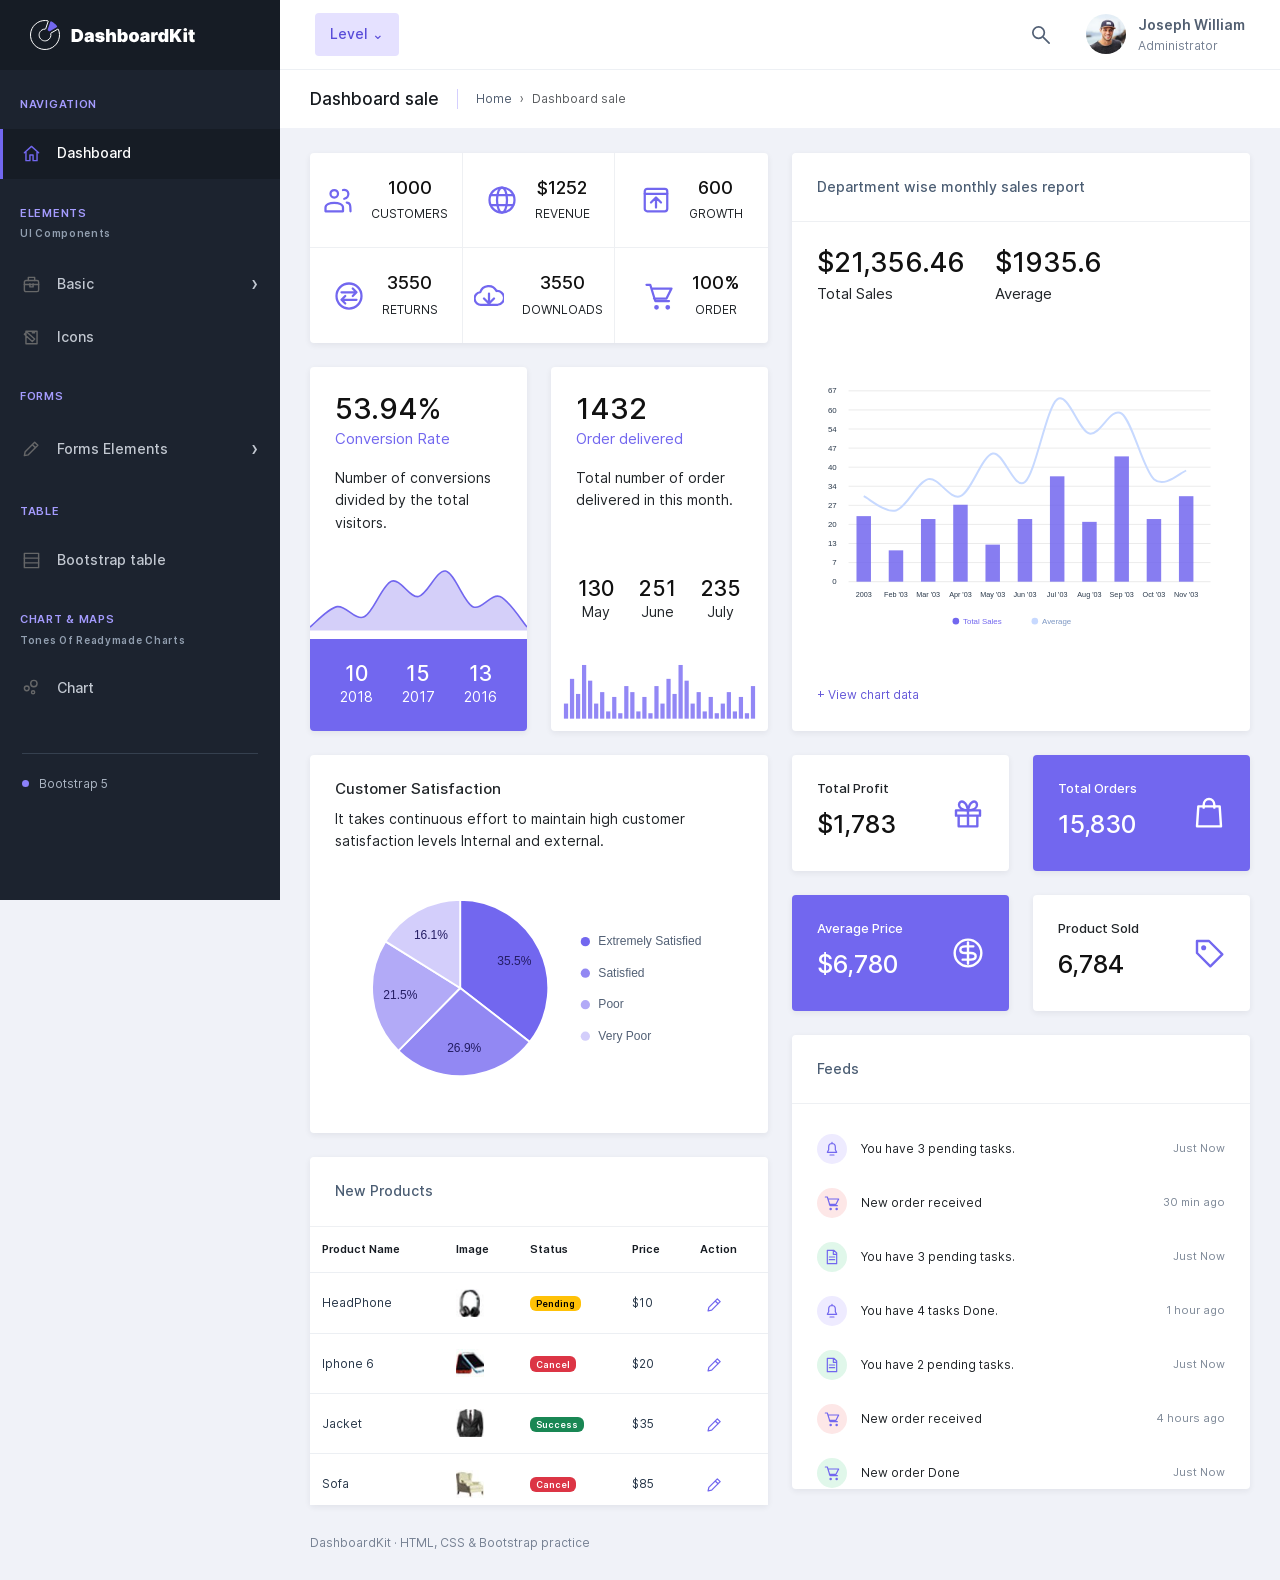
<file: index.html>
<!DOCTYPE html>
<html lang="en">
    <head>
        <meta charset="UTF-8">
        <meta name="viewport" content="width=device-width, initial-scale=1.0">
        <title>Dashboard sale | DashboardKit</title>
        <link rel="icon" href="images/favicon.svg" type="image/svg+xml">
        <link rel="stylesheet" href="css/bootstrap.min.css">
        <link rel="stylesheet" href="css/style.css">
    </head>
    <body>
        <a href="#main-content" class="skip-link">Skip to content</a>
        <!-- Telefon menyusi CSS orqali ochiladi. -->
        <input type="checkbox" class="menu-toggle" id="menu-toggle" aria-label="Toggle navigation">
        <aside class="sidebar">
            <a class="brand" href="index.html">
                <img src="images/logo.svg" alt="DashboardKit" width="170" height="30">
            </a>
            <nav aria-label="Main navigation">
                <p class="menu-caption">Navigation</p>
                <a class="sidebar-link active" href="index.html" aria-current="page">
                    <img class="nav-icon" src="images/icons/home.svg" alt="">
                    Dashboard
                </a>
                <p class="menu-caption">
                    Elements
                    <small>UI Components</small>
                </p>
                <details class="sidebar-group">
                    <summary>
                        <img class="nav-icon" src="images/icons/briefcase.svg" alt="">
                        Basic
                    </summary>
                    <a class="sidebar-link" href="buttons.html">
                        <img class="nav-icon" src="images/icons/arrow.svg" alt="">
                        Buttons
                    </a>
                </details>
                <a class="sidebar-link" href="buttons.html#icons">
                    <img class="nav-icon" src="images/icons/icons.svg" alt="">
                    Icons
                </a>
                <p class="menu-caption">Forms</p>
                <details class="sidebar-group">
                    <summary>
                        <img class="nav-icon" src="images/icons/edit.svg" alt="">
                        Forms Elements
                    </summary>
                    <a class="sidebar-link" href="form-elements.html">
                        <img class="nav-icon" src="images/icons/arrow.svg" alt="">
                        Form Basic
                    </a>
                </details>
                <p class="menu-caption">Table</p>
                <a class="sidebar-link" href="tables.html">
                    <img class="nav-icon" src="images/icons/table.svg" alt="">
                    Bootstrap table
                </a>
                <p class="menu-caption">
                    Chart &amp; Maps
                    <small>Tones Of Readymade Charts</small>
                </p>
                <a class="sidebar-link" href="index.html#sales-report">
                    <img class="nav-icon" src="images/icons/chart.svg" alt="">
                    Chart
                </a>
            </nav>
            <div class="sidebar-footer">
                <span class="version-dot"></span>
                Bootstrap 5
            </div>
        </aside>
        <label class="menu-overlay" for="menu-toggle" aria-label="Close navigation"></label>
        <header class="topbar">
            <label class="menu-button" for="menu-toggle">
                <span aria-hidden="true">☰</span>
                <span class="visually-hidden">Menu</span>
            </label>
            <details class="level-menu">
                <summary>
                    Level
                    <span aria-hidden="true">⌄</span>
                </summary>
                <div class="dropdown-menu">
                    <a class="dropdown-item" href="index.html">Dashboard</a>
                    <a class="dropdown-item" href="buttons.html">Buttons</a>
                    <a class="dropdown-item" href="form-elements.html">Form elements</a>
                    <a class="dropdown-item" href="tables.html">Bootstrap table</a>
                </div>
            </details>
            <details class="quick-nav level-menu">
                <summary aria-label="Find a page">
                    <img src="images/icons/search.svg" alt="">
                </summary>
                <div class="dropdown-menu">
                    <a class="dropdown-item" href="index.html">Dashboard</a>
                    <a class="dropdown-item" href="buttons.html">Buttons</a>
                    <a class="dropdown-item" href="form-elements.html">Form elements</a>
                    <a class="dropdown-item" href="tables.html">Bootstrap table</a>
                </div>
            </details>
            <div class="user-profile">
                <img src="images/avatar.jpg" alt="" width="40" height="40">
                <div>
                    <strong>Joseph William</strong>
                    <span>Administrator</span>
                </div>
            </div>
        </header>
        <main class="main-content dashboard-page" id="main-content">
            <div class="page-heading">
                <h1>Dashboard sale</h1>
                <nav aria-label="Breadcrumb">
                    <ol class="breadcrumb mb-0">
                        <li class="breadcrumb-item">
                            <a href="index.html">Home</a>
                        </li>
                        <li class="breadcrumb-item active" aria-current="page">Dashboard sale</li>
                    </ol>
                </nav>
            </div>
            <div class="page-body">
                <!-- Bootstrap row va col klasslari sahifani moslashuvchan qiladi. -->
                <div class="row g-4">
                    <!-- Asosiy statistika -->
                    <div class="col-xl-6">
                        <section class="card statistics-card" aria-label="Key statistics">
                            <div class="stats-grid">
                                <div class="stat-item">
                                    <img src="images/icons/customers.svg" alt="">
                                    <div>
                                        <h2>1000</h2>
                                        <p>Customers</p>
                                    </div>
                                </div>
                                <div class="stat-item">
                                    <img src="images/icons/revenue.svg" alt="">
                                    <div>
                                        <h2>$1252</h2>
                                        <p>Revenue</p>
                                    </div>
                                </div>
                                <div class="stat-item">
                                    <img src="images/icons/growth.svg" alt="">
                                    <div>
                                        <h2>600</h2>
                                        <p>Growth</p>
                                    </div>
                                </div>
                                <div class="stat-item">
                                    <img src="images/icons/returns.svg" alt="">
                                    <div>
                                        <h2>3550</h2>
                                        <p>Returns</p>
                                    </div>
                                </div>
                                <div class="stat-item">
                                    <img src="images/icons/downloads.svg" alt="">
                                    <div>
                                        <h2>3550</h2>
                                        <p>Downloads</p>
                                    </div>
                                </div>
                                <div class="stat-item">
                                    <img src="images/icons/order.svg" alt="">
                                    <div>
                                        <h2>100%</h2>
                                        <p>Order</p>
                                    </div>
                                </div>
                            </div>
                        </section>
                        <div class="row g-4 mt-0">
                            <div class="col-md-6">
                                <section class="card conversion-card">
                                    <div class="card-body pb-0">
                                        <h2 class="metric-value">53.94%</h2>
                                        <p class="metric-label">Conversion Rate</p>
                                        <p class="metric-description">Number of conversions divided by the total visitors.</p>
                                    </div>
                                    <img class="sparkline" src="images/charts/conversion.svg" alt="Conversion trend rising to 55, then returning to zero.">
                                    <div class="metric-footer purple-footer">
                                        <div>
                                            <strong>10</strong>
                                            <span>2018</span>
                                        </div>
                                        <div>
                                            <strong>15</strong>
                                            <span>2017</span>
                                        </div>
                                        <div>
                                            <strong>13</strong>
                                            <span>2016</span>
                                        </div>
                                    </div>
                                </section>
                            </div>
                            <div class="col-md-6">
                                <section class="card order-card">
                                    <div class="card-body pb-0">
                                        <h2 class="metric-value">1432</h2>
                                        <p class="metric-label">Order delivered</p>
                                        <p class="metric-description">Total number of order delivered in this month.</p>
                                    </div>
                                    <div class="metric-footer">
                                        <div>
                                            <strong>130</strong>
                                            <span>May</span>
                                        </div>
                                        <div>
                                            <strong>251</strong>
                                            <span>June</span>
                                        </div>
                                        <div>
                                            <strong>235</strong>
                                            <span>July</span>
                                        </div>
                                    </div>
                                    <img class="sparkline order-sparkline" src="images/charts/orders.svg" alt="Order trend shown as purple bars.">
                                </section>
                            </div>
                        </div>
                    </div>
                    <!-- Oylik savdo hisoboti -->
                    <div class="col-xl-6">
                        <section class="card sales-card" id="sales-report">
                            <div class="card-header">
                                <h2>Department wise monthly sales report</h2>
                            </div>
                            <div class="card-body">
                                <div class="sales-totals">
                                    <div>
                                        <h3>$21,356.46</h3>
                                        <p>Total Sales</p>
                                    </div>
                                    <div>
                                        <h3>$1935.6</h3>
                                        <p>Average</p>
                                    </div>
                                </div>
                                <figure class="mb-0">
                                    <img class="sales-chart" src="images/charts/monthly-sales.svg" alt="January to November 2003 sales. Highest sales: 44 in September. Highest average: 64 in July.">
                                </figure>
                                <details class="chart-data">
                                    <summary>View chart data</summary>
                                    <div class="table-responsive">
                                        <table class="table table-sm">
                                            <caption class="visually-hidden">Monthly sales report data</caption>
                                            <thead>
                                                <tr>
                                                    <th scope="col">Month</th>
                                                    <th scope="col">Total Sales</th>
                                                    <th scope="col">Average</th>
                                                </tr>
                                            </thead>
                                            <tbody>
                                                <tr>
                                                    <th scope="row">Jan 2003</th>
                                                    <td>23</td>
                                                    <td>30</td>
                                                </tr>
                                                <tr>
                                                    <th scope="row">Feb 2003</th>
                                                    <td>11</td>
                                                    <td>25</td>
                                                </tr>
                                                <tr>
                                                    <th scope="row">Mar 2003</th>
                                                    <td>22</td>
                                                    <td>36</td>
                                                </tr>
                                                <tr>
                                                    <th scope="row">Apr 2003</th>
                                                    <td>27</td>
                                                    <td>30</td>
                                                </tr>
                                                <tr>
                                                    <th scope="row">May 2003</th>
                                                    <td>13</td>
                                                    <td>45</td>
                                                </tr>
                                                <tr>
                                                    <th scope="row">Jun 2003</th>
                                                    <td>22</td>
                                                    <td>35</td>
                                                </tr>
                                                <tr>
                                                    <th scope="row">Jul 2003</th>
                                                    <td>37</td>
                                                    <td>64</td>
                                                </tr>
                                                <tr>
                                                    <th scope="row">Aug 2003</th>
                                                    <td>21</td>
                                                    <td>52</td>
                                                </tr>
                                                <tr>
                                                    <th scope="row">Sep 2003</th>
                                                    <td>44</td>
                                                    <td>59</td>
                                                </tr>
                                                <tr>
                                                    <th scope="row">Oct 2003</th>
                                                    <td>22</td>
                                                    <td>36</td>
                                                </tr>
                                                <tr>
                                                    <th scope="row">Nov 2003</th>
                                                    <td>30</td>
                                                    <td>39</td>
                                                </tr>
                                            </tbody>
                                        </table>
                                    </div>
                                </details>
                            </div>
                        </section>
                    </div>
                    <!-- Mijozlar va mahsulotlar -->
                    <div class="col-xl-6">
                        <section class="card satisfaction-card mb-4">
                            <div class="card-body">
                                <h2>Customer Satisfaction</h2>
                                <p>It takes continuous effort to maintain high customer satisfaction levels Internal and external.</p>
                                <img class="satisfaction-chart" src="images/charts/satisfaction.svg" alt="Customer satisfaction: extremely satisfied 35.5%, satisfied 26.9%, poor 21.5%, very poor 16.1%.">
                            </div>
                        </section>
                        <section class="card">
                            <div class="card-header">
                                <h2>New Products</h2>
                            </div>
                            <div class="product-list table-responsive" tabindex="0" role="region" aria-label="New products">
                                <table class="table table-hover mb-0">
                                    <caption class="visually-hidden">New product examples</caption>
                                    <thead>
                                        <tr>
                                            <th scope="col">Product Name</th>
                                            <th scope="col">Image</th>
                                            <th scope="col">Status</th>
                                            <th scope="col">Price</th>
                                            <th scope="col">Action</th>
                                        </tr>
                                    </thead>
                                    <tbody>
                                        <tr>
                                            <td>HeadPhone</td>
                                            <td>
                                                <img class="product-image" src="images/product-1.jpg" alt="HeadPhone" width="28" height="28">
                                            </td>
                                            <td>
                                                <span class="badge text-bg-warning">Pending</span>
                                            </td>
                                            <td>$10</td>
                                            <td>
                                                <a class="product-action" href="form-elements.html" aria-label="Open form example for HeadPhone">
                                                    <img src="images/icons/edit.svg" alt="" width="17" height="17">
                                                </a>
                                            </td>
                                        </tr>
                                        <tr>
                                            <td>Iphone 6</td>
                                            <td>
                                                <img class="product-image" src="images/product-2.jpg" alt="Iphone 6" width="28" height="28">
                                            </td>
                                            <td>
                                                <span class="badge text-bg-danger">Cancel</span>
                                            </td>
                                            <td>$20</td>
                                            <td>
                                                <a class="product-action" href="form-elements.html" aria-label="Open form example for Iphone 6">
                                                    <img src="images/icons/edit.svg" alt="" width="17" height="17">
                                                </a>
                                            </td>
                                        </tr>
                                        <tr>
                                            <td>Jacket</td>
                                            <td>
                                                <img class="product-image" src="images/product-3.jpg" alt="Jacket" width="28" height="28">
                                            </td>
                                            <td>
                                                <span class="badge text-bg-success">Success</span>
                                            </td>
                                            <td>$35</td>
                                            <td>
                                                <a class="product-action" href="form-elements.html" aria-label="Open form example for Jacket">
                                                    <img src="images/icons/edit.svg" alt="" width="17" height="17">
                                                </a>
                                            </td>
                                        </tr>
                                        <tr>
                                            <td>Sofa</td>
                                            <td>
                                                <img class="product-image" src="images/product-4.jpg" alt="Sofa" width="28" height="28">
                                            </td>
                                            <td>
                                                <span class="badge text-bg-danger">Cancel</span>
                                            </td>
                                            <td>$85</td>
                                            <td>
                                                <a class="product-action" href="form-elements.html" aria-label="Open form example for Sofa">
                                                    <img src="images/icons/edit.svg" alt="" width="17" height="17">
                                                </a>
                                            </td>
                                        </tr>
                                        <tr>
                                            <td>Iphone 6</td>
                                            <td>
                                                <img class="product-image" src="images/product-2.jpg" alt="Iphone 6" width="28" height="28">
                                            </td>
                                            <td>
                                                <span class="badge text-bg-success">Success</span>
                                            </td>
                                            <td>$20</td>
                                            <td>
                                                <a class="product-action" href="form-elements.html" aria-label="Open form example for Iphone 6">
                                                    <img src="images/icons/edit.svg" alt="" width="17" height="17">
                                                </a>
                                            </td>
                                        </tr>
                                        <tr>
                                            <td>HeadPhone</td>
                                            <td>
                                                <img class="product-image" src="images/product-1.jpg" alt="HeadPhone" width="28" height="28">
                                            </td>
                                            <td>
                                                <span class="badge text-bg-warning">Pending</span>
                                            </td>
                                            <td>$50</td>
                                            <td>
                                                <a class="product-action" href="form-elements.html" aria-label="Open form example for HeadPhone">
                                                    <img src="images/icons/edit.svg" alt="" width="17" height="17">
                                                </a>
                                            </td>
                                        </tr>
                                        <tr>
                                            <td>Iphone 6</td>
                                            <td>
                                                <img class="product-image" src="images/product-2.jpg" alt="Iphone 6" width="28" height="28">
                                            </td>
                                            <td>
                                                <span class="badge text-bg-danger">Cancel</span>
                                            </td>
                                            <td>$30</td>
                                            <td>
                                                <a class="product-action" href="form-elements.html" aria-label="Open form example for Iphone 6">
                                                    <img src="images/icons/edit.svg" alt="" width="17" height="17">
                                                </a>
                                            </td>
                                        </tr>
                                    </tbody>
                                </table>
                            </div>
                        </section>
                    </div>
                    <!-- Qisqa ko'rsatkichlar va xabarlar -->
                    <div class="col-xl-6">
                        <div class="row g-4 mb-4">
                            <div class="col-sm-6">
                                <article class="card total-card">
                                    <div class="card-body">
                                        <div>
                                            <h2>Total Profit</h2>
                                            <p>$1,783</p>
                                        </div>
                                        <img src="images/icons/gift.svg" alt="">
                                    </div>
                                </article>
                            </div>
                            <div class="col-sm-6">
                                <article class="card total-card total-purple">
                                    <div class="card-body">
                                        <div>
                                            <h2>Total Orders</h2>
                                            <p>15,830</p>
                                        </div>
                                        <img src="images/icons/bag.svg" alt="">
                                    </div>
                                </article>
                            </div>
                            <div class="col-sm-6">
                                <article class="card total-card total-purple">
                                    <div class="card-body">
                                        <div>
                                            <h2>Average Price</h2>
                                            <p>$6,780</p>
                                        </div>
                                        <img src="images/icons/price.svg" alt="">
                                    </div>
                                </article>
                            </div>
                            <div class="col-sm-6">
                                <article class="card total-card">
                                    <div class="card-body">
                                        <div>
                                            <h2>Product Sold</h2>
                                            <p>6,784</p>
                                        </div>
                                        <img src="images/icons/tag.svg" alt="">
                                    </div>
                                </article>
                            </div>
                        </div>
                        <section class="card">
                            <div class="card-header">
                                <h2>Feeds</h2>
                            </div>
                            <ul class="feed-list">
                                <li>
                                    <span class="feed-icon feed-purple">
                                        <img src="images/icons/bell.svg" alt="">
                                    </span>
                                    <span>You have 3 pending tasks.</span>
                                    <time>Just Now</time>
                                </li>
                                <li>
                                    <span class="feed-icon feed-red">
                                        <img src="images/icons/order.svg" alt="">
                                    </span>
                                    <span>New order received</span>
                                    <time>30 min ago</time>
                                </li>
                                <li>
                                    <span class="feed-icon feed-green">
                                        <img src="images/icons/file.svg" alt="">
                                    </span>
                                    <span>You have 3 pending tasks.</span>
                                    <time>Just Now</time>
                                </li>
                                <li>
                                    <span class="feed-icon feed-purple">
                                        <img src="images/icons/bell.svg" alt="">
                                    </span>
                                    <span>You have 4 tasks Done.</span>
                                    <time>1 hour ago</time>
                                </li>
                                <li>
                                    <span class="feed-icon feed-green">
                                        <img src="images/icons/file.svg" alt="">
                                    </span>
                                    <span>You have 2 pending tasks.</span>
                                    <time>Just Now</time>
                                </li>
                                <li>
                                    <span class="feed-icon feed-red">
                                        <img src="images/icons/order.svg" alt="">
                                    </span>
                                    <span>New order received</span>
                                    <time>4 hours ago</time>
                                </li>
                                <li>
                                    <span class="feed-icon feed-green">
                                        <img src="images/icons/order.svg" alt="">
                                    </span>
                                    <span>New order Done</span>
                                    <time>Just Now</time>
                                </li>
                                <li>
                                    <span class="feed-icon feed-green">
                                        <img src="images/icons/file.svg" alt="">
                                    </span>
                                    <span>You have 5 pending tasks.</span>
                                    <time>5 hours ago</time>
                                </li>
                                <li>
                                    <span class="feed-icon feed-purple">
                                        <img src="images/icons/bell.svg" alt="">
                                    </span>
                                    <span>You have 4 tasks Done.</span>
                                    <time>2 hours ago</time>
                                </li>
                            </ul>
                        </section>
                    </div>
                </div>
                <footer class="page-footer">DashboardKit · HTML, CSS &amp; Bootstrap practice</footer>
            </div>
        </main>
    </body>
</html>
</file>
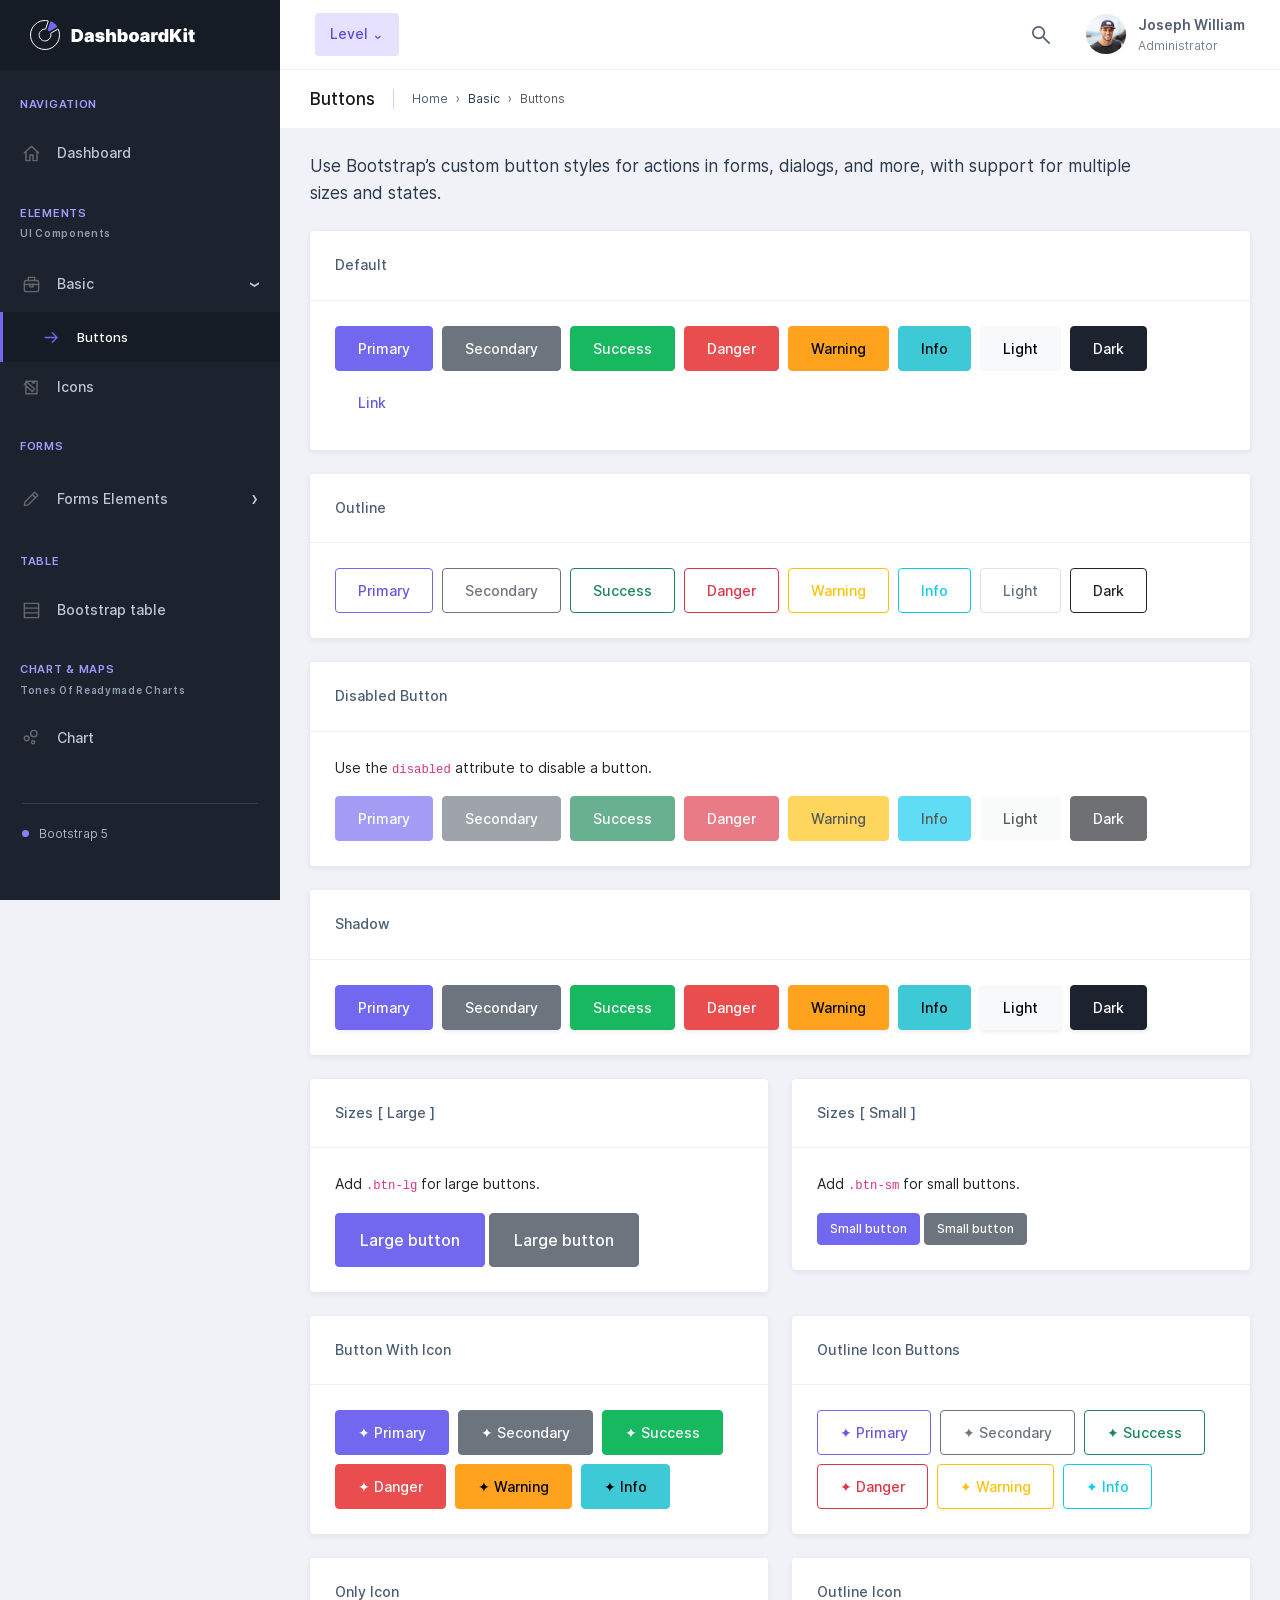
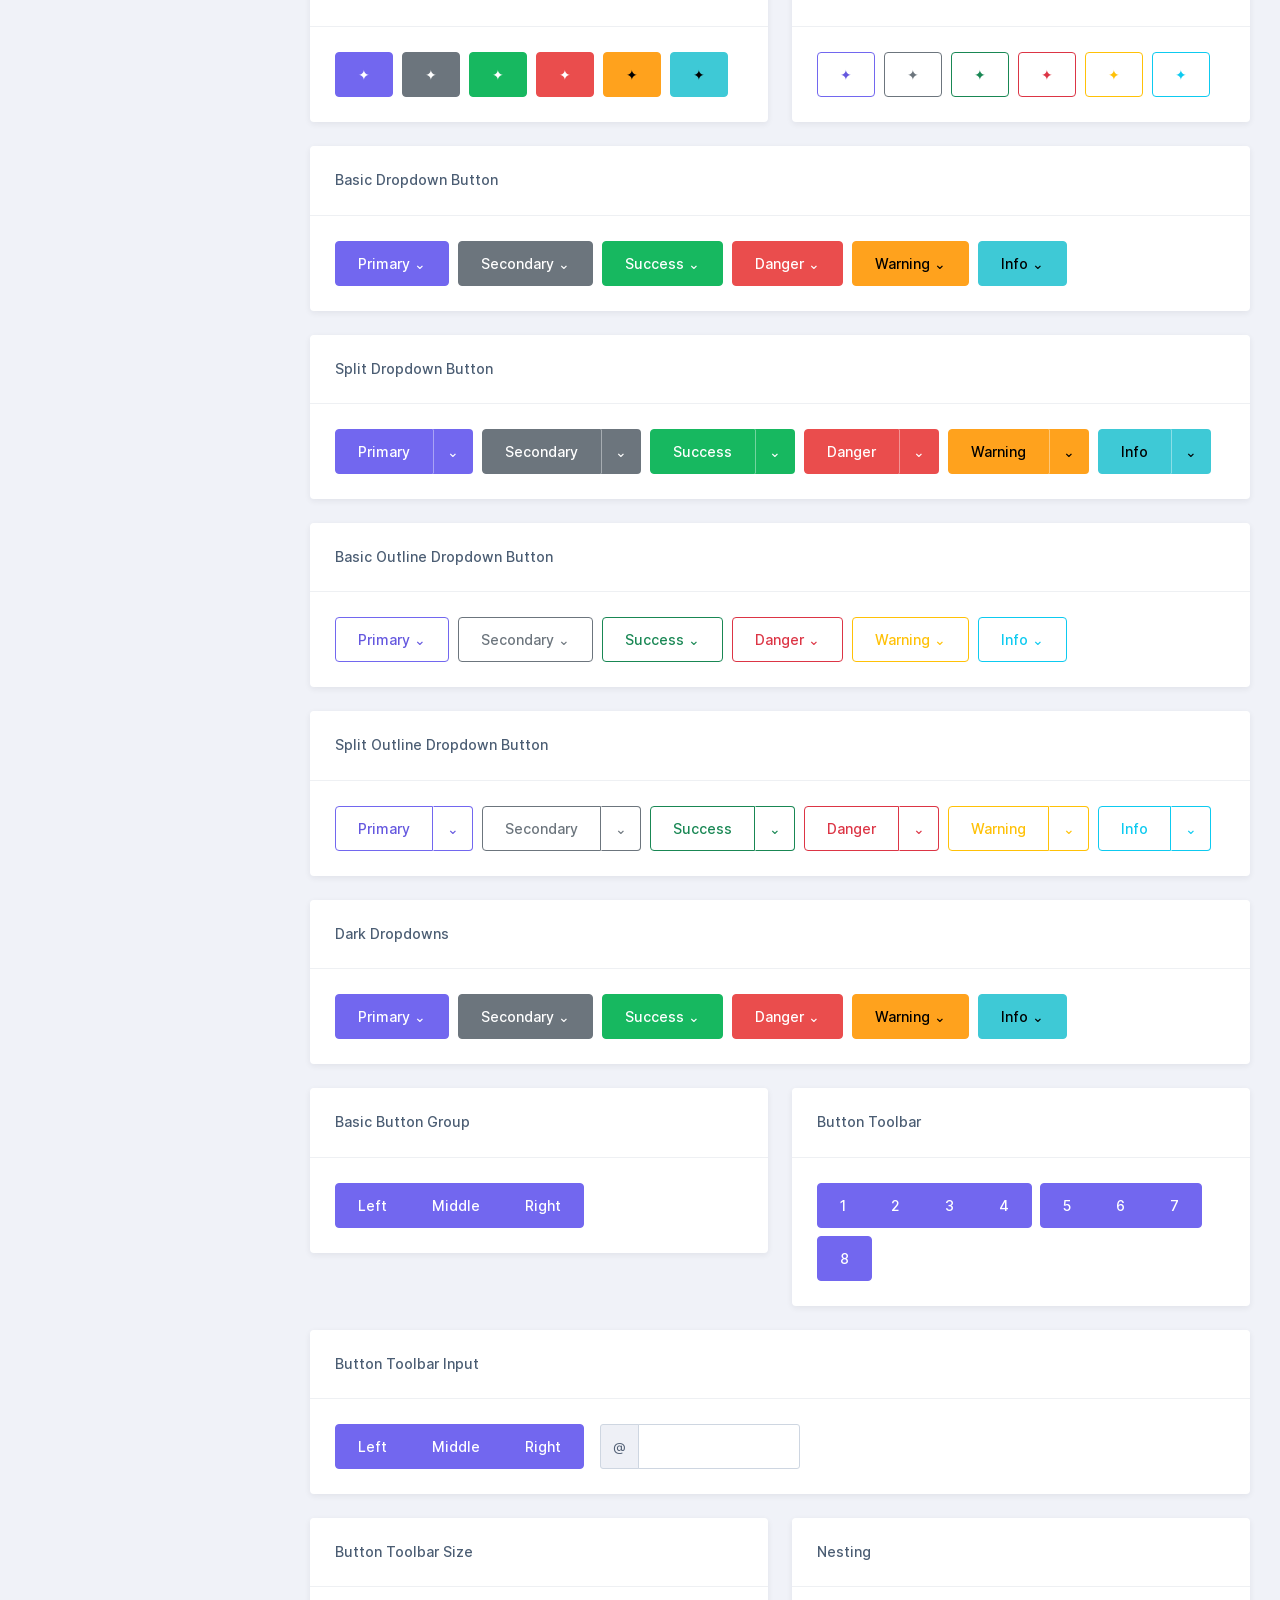
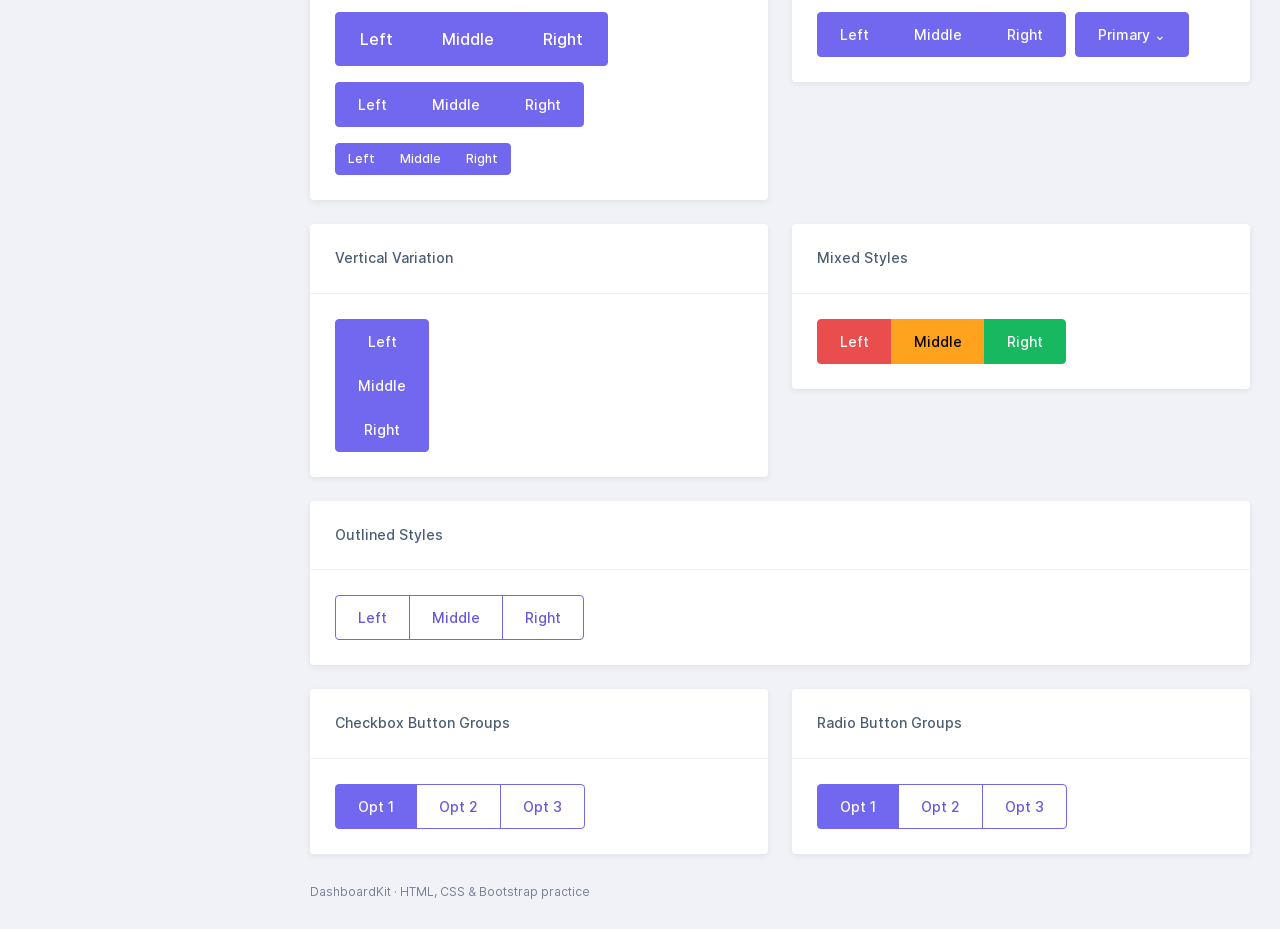
<file: buttons.html>
<!DOCTYPE html>
<html lang="en">
    <head>
        <meta charset="UTF-8">
        <meta name="viewport" content="width=device-width, initial-scale=1.0">
        <title>Buttons | DashboardKit</title>
        <link rel="icon" href="images/favicon.svg" type="image/svg+xml">
        <link rel="stylesheet" href="css/bootstrap.min.css">
        <link rel="stylesheet" href="css/style.css">
    </head>
    <body>
        <a href="#main-content" class="skip-link">Skip to content</a>
        <!-- Telefon menyusi CSS orqali ochiladi. -->
        <input type="checkbox" class="menu-toggle" id="menu-toggle" aria-label="Toggle navigation">
        <aside class="sidebar">
            <a class="brand" href="index.html">
                <img src="images/logo.svg" alt="DashboardKit" width="170" height="30">
            </a>
            <nav aria-label="Main navigation">
                <p class="menu-caption">Navigation</p>
                <a class="sidebar-link" href="index.html">
                    <img class="nav-icon" src="images/icons/home.svg" alt="">
                    Dashboard
                </a>
                <p class="menu-caption">
                    Elements
                    <small>UI Components</small>
                </p>
                <details class="sidebar-group" open>
                    <summary>
                        <img class="nav-icon" src="images/icons/briefcase.svg" alt="">
                        Basic
                    </summary>
                    <a class="sidebar-link active" href="buttons.html" aria-current="page">
                        <img class="nav-icon" src="images/icons/arrow.svg" alt="">
                        Buttons
                    </a>
                </details>
                <a class="sidebar-link" href="buttons.html#icons">
                    <img class="nav-icon" src="images/icons/icons.svg" alt="">
                    Icons
                </a>
                <p class="menu-caption">Forms</p>
                <details class="sidebar-group">
                    <summary>
                        <img class="nav-icon" src="images/icons/edit.svg" alt="">
                        Forms Elements
                    </summary>
                    <a class="sidebar-link" href="form-elements.html">
                        <img class="nav-icon" src="images/icons/arrow.svg" alt="">
                        Form Basic
                    </a>
                </details>
                <p class="menu-caption">Table</p>
                <a class="sidebar-link" href="tables.html">
                    <img class="nav-icon" src="images/icons/table.svg" alt="">
                    Bootstrap table
                </a>
                <p class="menu-caption">
                    Chart &amp; Maps
                    <small>Tones Of Readymade Charts</small>
                </p>
                <a class="sidebar-link" href="index.html#sales-report">
                    <img class="nav-icon" src="images/icons/chart.svg" alt="">
                    Chart
                </a>
            </nav>
            <div class="sidebar-footer">
                <span class="version-dot"></span>
                Bootstrap 5
            </div>
        </aside>
        <label class="menu-overlay" for="menu-toggle" aria-label="Close navigation"></label>
        <header class="topbar">
            <label class="menu-button" for="menu-toggle">
                <span aria-hidden="true">☰</span>
                <span class="visually-hidden">Menu</span>
            </label>
            <details class="level-menu">
                <summary>
                    Level
                    <span aria-hidden="true">⌄</span>
                </summary>
                <div class="dropdown-menu">
                    <a class="dropdown-item" href="index.html">Dashboard</a>
                    <a class="dropdown-item" href="buttons.html">Buttons</a>
                    <a class="dropdown-item" href="form-elements.html">Form elements</a>
                    <a class="dropdown-item" href="tables.html">Bootstrap table</a>
                </div>
            </details>
            <details class="quick-nav level-menu">
                <summary aria-label="Find a page">
                    <img src="images/icons/search.svg" alt="">
                </summary>
                <div class="dropdown-menu">
                    <a class="dropdown-item" href="index.html">Dashboard</a>
                    <a class="dropdown-item" href="buttons.html">Buttons</a>
                    <a class="dropdown-item" href="form-elements.html">Form elements</a>
                    <a class="dropdown-item" href="tables.html">Bootstrap table</a>
                </div>
            </details>
            <div class="user-profile">
                <img src="images/avatar.jpg" alt="" width="40" height="40">
                <div>
                    <strong>Joseph William</strong>
                    <span>Administrator</span>
                </div>
            </div>
        </header>
        <main class="main-content" id="main-content">
            <div class="page-heading">
                <h1>Buttons</h1>
                <nav aria-label="Breadcrumb">
                    <ol class="breadcrumb mb-0">
                        <li class="breadcrumb-item">
                            <a href="index.html">Home</a>
                        </li>
                        <li class="breadcrumb-item">Basic</li>
                        <li class="breadcrumb-item active" aria-current="page">Buttons</li>
                    </ol>
                </nav>
            </div>
            <div class="page-body">
                <p class="page-intro">Use Bootstrap’s custom button styles for actions in forms, dialogs, and more, with support for multiple sizes and states.</p>
                <!-- Bootstrap row va col klasslari sahifani moslashuvchan qiladi. -->
                <div class="row g-4">
                    <section class="col-12">
                        <div class="card">
                            <div class="card-header">
                                <h2>Default</h2>
                            </div>
                            <div class="card-body">
                                <div class="button-row">
                                    <button type="button" class="btn btn-primary">Primary</button>
                                    <button type="button" class="btn btn-secondary">Secondary</button>
                                    <button type="button" class="btn btn-success">Success</button>
                                    <button type="button" class="btn btn-danger">Danger</button>
                                    <button type="button" class="btn btn-warning">Warning</button>
                                    <button type="button" class="btn btn-info">Info</button>
                                    <button type="button" class="btn btn-light">Light</button>
                                    <button type="button" class="btn btn-dark">Dark</button>
                                    <button type="button" class="btn btn-link">Link</button>
                                </div>
                            </div>
                        </div>
                    </section>
                    <section class="col-12">
                        <div class="card">
                            <div class="card-header">
                                <h2>Outline</h2>
                            </div>
                            <div class="card-body">
                                <div class="button-row">
                                    <button type="button" class="btn btn-outline-primary">Primary</button>
                                    <button type="button" class="btn btn-outline-secondary">Secondary</button>
                                    <button type="button" class="btn btn-outline-success">Success</button>
                                    <button type="button" class="btn btn-outline-danger">Danger</button>
                                    <button type="button" class="btn btn-outline-warning">Warning</button>
                                    <button type="button" class="btn btn-outline-info">Info</button>
                                    <button type="button" class="btn btn-outline-light">Light</button>
                                    <button type="button" class="btn btn-outline-dark">Dark</button>
                                </div>
                            </div>
                        </div>
                    </section>
                    <section class="col-12">
                        <div class="card">
                            <div class="card-header">
                                <h2>Disabled Button</h2>
                            </div>
                            <div class="card-body">
                                <p>
                                    Use the
                                    <code>disabled</code>
                                    attribute to disable a button.
                                </p>
                                <div class="button-row">
                                    <button type="button" class="btn btn-primary" disabled>Primary</button>
                                    <button type="button" class="btn btn-secondary" disabled>Secondary</button>
                                    <button type="button" class="btn btn-success" disabled>Success</button>
                                    <button type="button" class="btn btn-danger" disabled>Danger</button>
                                    <button type="button" class="btn btn-warning" disabled>Warning</button>
                                    <button type="button" class="btn btn-info" disabled>Info</button>
                                    <button type="button" class="btn btn-light" disabled>Light</button>
                                    <button type="button" class="btn btn-dark" disabled>Dark</button>
                                </div>
                            </div>
                        </div>
                    </section>
                    <section class="col-12">
                        <div class="card">
                            <div class="card-header">
                                <h2>Shadow</h2>
                            </div>
                            <div class="card-body">
                                <div class="button-row">
                                    <button type="button" class="btn btn-primary shadow-sm">Primary</button>
                                    <button type="button" class="btn btn-secondary shadow-sm">Secondary</button>
                                    <button type="button" class="btn btn-success shadow-sm">Success</button>
                                    <button type="button" class="btn btn-danger shadow-sm">Danger</button>
                                    <button type="button" class="btn btn-warning shadow-sm">Warning</button>
                                    <button type="button" class="btn btn-info shadow-sm">Info</button>
                                    <button type="button" class="btn btn-light shadow-sm">Light</button>
                                    <button type="button" class="btn btn-dark shadow-sm">Dark</button>
                                </div>
                            </div>
                        </div>
                    </section>
                    <section class="col-md-6">
                        <div class="card">
                            <div class="card-header">
                                <h2>Sizes [ Large ]</h2>
                            </div>
                            <div class="card-body">
                                <p>
                                    Add
                                    <code>.btn-lg</code>
                                    for large buttons.
                                </p>
                                <button type="button" class="btn btn-primary btn-lg">Large button</button>
                                <button type="button" class="btn btn-secondary btn-lg">Large button</button>
                            </div>
                        </div>
                    </section>
                    <section class="col-md-6">
                        <div class="card">
                            <div class="card-header">
                                <h2>Sizes [ Small ]</h2>
                            </div>
                            <div class="card-body">
                                <p>
                                    Add
                                    <code>.btn-sm</code>
                                    for small buttons.
                                </p>
                                <button type="button" class="btn btn-primary btn-sm">Small button</button>
                                <button type="button" class="btn btn-secondary btn-sm">Small button</button>
                            </div>
                        </div>
                    </section>
                    <section class="col-md-6" id="icons">
                        <div class="card">
                            <div class="card-header">
                                <h2>Button With Icon</h2>
                            </div>
                            <div class="card-body">
                                <div class="button-row">
                                    <button type="button" class="btn btn-primary">
                                        <span aria-hidden="true">✦</span>
                                        Primary
                                    </button>
                                    <button type="button" class="btn btn-secondary">
                                        <span aria-hidden="true">✦</span>
                                        Secondary
                                    </button>
                                    <button type="button" class="btn btn-success">
                                        <span aria-hidden="true">✦</span>
                                        Success
                                    </button>
                                    <button type="button" class="btn btn-danger">
                                        <span aria-hidden="true">✦</span>
                                        Danger
                                    </button>
                                    <button type="button" class="btn btn-warning">
                                        <span aria-hidden="true">✦</span>
                                        Warning
                                    </button>
                                    <button type="button" class="btn btn-info">
                                        <span aria-hidden="true">✦</span>
                                        Info
                                    </button>
                                </div>
                            </div>
                        </div>
                    </section>
                    <section class="col-md-6">
                        <div class="card">
                            <div class="card-header">
                                <h2>Outline Icon Buttons</h2>
                            </div>
                            <div class="card-body">
                                <div class="button-row">
                                    <button type="button" class="btn btn-outline-primary">
                                        <span aria-hidden="true">✦</span>
                                        Primary
                                    </button>
                                    <button type="button" class="btn btn-outline-secondary">
                                        <span aria-hidden="true">✦</span>
                                        Secondary
                                    </button>
                                    <button type="button" class="btn btn-outline-success">
                                        <span aria-hidden="true">✦</span>
                                        Success
                                    </button>
                                    <button type="button" class="btn btn-outline-danger">
                                        <span aria-hidden="true">✦</span>
                                        Danger
                                    </button>
                                    <button type="button" class="btn btn-outline-warning">
                                        <span aria-hidden="true">✦</span>
                                        Warning
                                    </button>
                                    <button type="button" class="btn btn-outline-info">
                                        <span aria-hidden="true">✦</span>
                                        Info
                                    </button>
                                </div>
                            </div>
                        </div>
                    </section>
                    <section class="col-md-6">
                        <div class="card">
                            <div class="card-header">
                                <h2>Only Icon</h2>
                            </div>
                            <div class="card-body">
                                <div class="button-row">
                                    <button type="button" class="btn btn-primary" aria-label="Primary icon button">
                                        <span aria-hidden="true">✦</span>
                                    </button>
                                    <button type="button" class="btn btn-secondary" aria-label="Secondary icon button">
                                        <span aria-hidden="true">✦</span>
                                    </button>
                                    <button type="button" class="btn btn-success" aria-label="Success icon button">
                                        <span aria-hidden="true">✦</span>
                                    </button>
                                    <button type="button" class="btn btn-danger" aria-label="Danger icon button">
                                        <span aria-hidden="true">✦</span>
                                    </button>
                                    <button type="button" class="btn btn-warning" aria-label="Warning icon button">
                                        <span aria-hidden="true">✦</span>
                                    </button>
                                    <button type="button" class="btn btn-info" aria-label="Info icon button">
                                        <span aria-hidden="true">✦</span>
                                    </button>
                                </div>
                            </div>
                        </div>
                    </section>
                    <section class="col-md-6">
                        <div class="card">
                            <div class="card-header">
                                <h2>Outline Icon</h2>
                            </div>
                            <div class="card-body">
                                <div class="button-row">
                                    <button type="button" class="btn btn-outline-primary" aria-label="Primary icon button">
                                        <span aria-hidden="true">✦</span>
                                    </button>
                                    <button type="button" class="btn btn-outline-secondary" aria-label="Secondary icon button">
                                        <span aria-hidden="true">✦</span>
                                    </button>
                                    <button type="button" class="btn btn-outline-success" aria-label="Success icon button">
                                        <span aria-hidden="true">✦</span>
                                    </button>
                                    <button type="button" class="btn btn-outline-danger" aria-label="Danger icon button">
                                        <span aria-hidden="true">✦</span>
                                    </button>
                                    <button type="button" class="btn btn-outline-warning" aria-label="Warning icon button">
                                        <span aria-hidden="true">✦</span>
                                    </button>
                                    <button type="button" class="btn btn-outline-info" aria-label="Info icon button">
                                        <span aria-hidden="true">✦</span>
                                    </button>
                                </div>
                            </div>
                        </div>
                    </section>
                    <section class="col-12">
                        <div class="card">
                            <div class="card-header">
                                <h2>Basic Dropdown Button</h2>
                            </div>
                            <div class="card-body">
                                <div class="button-row">
                                    <details class="demo-dropdown">
                                        <summary class="btn btn-primary">
                                            Primary
                                            <span aria-hidden="true">⌄</span>
                                            <span class="visually-hidden">menu</span>
                                        </summary>
                                        <div class="dropdown-menu">
                                            <a class="dropdown-item" href="form-elements.html">Open forms</a>
                                            <a class="dropdown-item" href="tables.html">Open tables</a>
                                            <a class="dropdown-item" href="#button-groups">Button groups</a>
                                        </div>
                                    </details>
                                    <details class="demo-dropdown">
                                        <summary class="btn btn-secondary">
                                            Secondary
                                            <span aria-hidden="true">⌄</span>
                                            <span class="visually-hidden">menu</span>
                                        </summary>
                                        <div class="dropdown-menu">
                                            <a class="dropdown-item" href="form-elements.html">Open forms</a>
                                            <a class="dropdown-item" href="tables.html">Open tables</a>
                                            <a class="dropdown-item" href="#button-groups">Button groups</a>
                                        </div>
                                    </details>
                                    <details class="demo-dropdown">
                                        <summary class="btn btn-success">
                                            Success
                                            <span aria-hidden="true">⌄</span>
                                            <span class="visually-hidden">menu</span>
                                        </summary>
                                        <div class="dropdown-menu">
                                            <a class="dropdown-item" href="form-elements.html">Open forms</a>
                                            <a class="dropdown-item" href="tables.html">Open tables</a>
                                            <a class="dropdown-item" href="#button-groups">Button groups</a>
                                        </div>
                                    </details>
                                    <details class="demo-dropdown">
                                        <summary class="btn btn-danger">
                                            Danger
                                            <span aria-hidden="true">⌄</span>
                                            <span class="visually-hidden">menu</span>
                                        </summary>
                                        <div class="dropdown-menu">
                                            <a class="dropdown-item" href="form-elements.html">Open forms</a>
                                            <a class="dropdown-item" href="tables.html">Open tables</a>
                                            <a class="dropdown-item" href="#button-groups">Button groups</a>
                                        </div>
                                    </details>
                                    <details class="demo-dropdown">
                                        <summary class="btn btn-warning">
                                            Warning
                                            <span aria-hidden="true">⌄</span>
                                            <span class="visually-hidden">menu</span>
                                        </summary>
                                        <div class="dropdown-menu">
                                            <a class="dropdown-item" href="form-elements.html">Open forms</a>
                                            <a class="dropdown-item" href="tables.html">Open tables</a>
                                            <a class="dropdown-item" href="#button-groups">Button groups</a>
                                        </div>
                                    </details>
                                    <details class="demo-dropdown">
                                        <summary class="btn btn-info">
                                            Info
                                            <span aria-hidden="true">⌄</span>
                                            <span class="visually-hidden">menu</span>
                                        </summary>
                                        <div class="dropdown-menu">
                                            <a class="dropdown-item" href="form-elements.html">Open forms</a>
                                            <a class="dropdown-item" href="tables.html">Open tables</a>
                                            <a class="dropdown-item" href="#button-groups">Button groups</a>
                                        </div>
                                    </details>
                                </div>
                            </div>
                        </div>
                    </section>
                    <section class="col-12">
                        <div class="card">
                            <div class="card-header">
                                <h2>Split Dropdown Button</h2>
                            </div>
                            <div class="card-body">
                                <div class="button-row">
                                    <div class="split-dropdown">
                                        <button type="button" class="btn btn-primary">Primary</button>
                                        <details class="demo-dropdown">
                                            <summary class="btn btn-primary">
                                                ⌄
                                                <span class="visually-hidden">menu</span>
                                            </summary>
                                            <div class="dropdown-menu">
                                                <a class="dropdown-item" href="form-elements.html">Open forms</a>
                                                <a class="dropdown-item" href="tables.html">Open tables</a>
                                                <a class="dropdown-item" href="#button-groups">Button groups</a>
                                            </div>
                                        </details>
                                    </div>
                                    <div class="split-dropdown">
                                        <button type="button" class="btn btn-secondary">Secondary</button>
                                        <details class="demo-dropdown">
                                            <summary class="btn btn-secondary">
                                                ⌄
                                                <span class="visually-hidden">menu</span>
                                            </summary>
                                            <div class="dropdown-menu">
                                                <a class="dropdown-item" href="form-elements.html">Open forms</a>
                                                <a class="dropdown-item" href="tables.html">Open tables</a>
                                                <a class="dropdown-item" href="#button-groups">Button groups</a>
                                            </div>
                                        </details>
                                    </div>
                                    <div class="split-dropdown">
                                        <button type="button" class="btn btn-success">Success</button>
                                        <details class="demo-dropdown">
                                            <summary class="btn btn-success">
                                                ⌄
                                                <span class="visually-hidden">menu</span>
                                            </summary>
                                            <div class="dropdown-menu">
                                                <a class="dropdown-item" href="form-elements.html">Open forms</a>
                                                <a class="dropdown-item" href="tables.html">Open tables</a>
                                                <a class="dropdown-item" href="#button-groups">Button groups</a>
                                            </div>
                                        </details>
                                    </div>
                                    <div class="split-dropdown">
                                        <button type="button" class="btn btn-danger">Danger</button>
                                        <details class="demo-dropdown">
                                            <summary class="btn btn-danger">
                                                ⌄
                                                <span class="visually-hidden">menu</span>
                                            </summary>
                                            <div class="dropdown-menu">
                                                <a class="dropdown-item" href="form-elements.html">Open forms</a>
                                                <a class="dropdown-item" href="tables.html">Open tables</a>
                                                <a class="dropdown-item" href="#button-groups">Button groups</a>
                                            </div>
                                        </details>
                                    </div>
                                    <div class="split-dropdown">
                                        <button type="button" class="btn btn-warning">Warning</button>
                                        <details class="demo-dropdown">
                                            <summary class="btn btn-warning">
                                                ⌄
                                                <span class="visually-hidden">menu</span>
                                            </summary>
                                            <div class="dropdown-menu">
                                                <a class="dropdown-item" href="form-elements.html">Open forms</a>
                                                <a class="dropdown-item" href="tables.html">Open tables</a>
                                                <a class="dropdown-item" href="#button-groups">Button groups</a>
                                            </div>
                                        </details>
                                    </div>
                                    <div class="split-dropdown">
                                        <button type="button" class="btn btn-info">Info</button>
                                        <details class="demo-dropdown">
                                            <summary class="btn btn-info">
                                                ⌄
                                                <span class="visually-hidden">menu</span>
                                            </summary>
                                            <div class="dropdown-menu">
                                                <a class="dropdown-item" href="form-elements.html">Open forms</a>
                                                <a class="dropdown-item" href="tables.html">Open tables</a>
                                                <a class="dropdown-item" href="#button-groups">Button groups</a>
                                            </div>
                                        </details>
                                    </div>
                                </div>
                            </div>
                        </div>
                    </section>
                    <section class="col-12">
                        <div class="card">
                            <div class="card-header">
                                <h2>Basic Outline Dropdown Button</h2>
                            </div>
                            <div class="card-body">
                                <div class="button-row">
                                    <details class="demo-dropdown">
                                        <summary class="btn btn-outline-primary">
                                            Primary
                                            <span aria-hidden="true">⌄</span>
                                            <span class="visually-hidden">menu</span>
                                        </summary>
                                        <div class="dropdown-menu">
                                            <a class="dropdown-item" href="form-elements.html">Open forms</a>
                                            <a class="dropdown-item" href="tables.html">Open tables</a>
                                            <a class="dropdown-item" href="#button-groups">Button groups</a>
                                        </div>
                                    </details>
                                    <details class="demo-dropdown">
                                        <summary class="btn btn-outline-secondary">
                                            Secondary
                                            <span aria-hidden="true">⌄</span>
                                            <span class="visually-hidden">menu</span>
                                        </summary>
                                        <div class="dropdown-menu">
                                            <a class="dropdown-item" href="form-elements.html">Open forms</a>
                                            <a class="dropdown-item" href="tables.html">Open tables</a>
                                            <a class="dropdown-item" href="#button-groups">Button groups</a>
                                        </div>
                                    </details>
                                    <details class="demo-dropdown">
                                        <summary class="btn btn-outline-success">
                                            Success
                                            <span aria-hidden="true">⌄</span>
                                            <span class="visually-hidden">menu</span>
                                        </summary>
                                        <div class="dropdown-menu">
                                            <a class="dropdown-item" href="form-elements.html">Open forms</a>
                                            <a class="dropdown-item" href="tables.html">Open tables</a>
                                            <a class="dropdown-item" href="#button-groups">Button groups</a>
                                        </div>
                                    </details>
                                    <details class="demo-dropdown">
                                        <summary class="btn btn-outline-danger">
                                            Danger
                                            <span aria-hidden="true">⌄</span>
                                            <span class="visually-hidden">menu</span>
                                        </summary>
                                        <div class="dropdown-menu">
                                            <a class="dropdown-item" href="form-elements.html">Open forms</a>
                                            <a class="dropdown-item" href="tables.html">Open tables</a>
                                            <a class="dropdown-item" href="#button-groups">Button groups</a>
                                        </div>
                                    </details>
                                    <details class="demo-dropdown">
                                        <summary class="btn btn-outline-warning">
                                            Warning
                                            <span aria-hidden="true">⌄</span>
                                            <span class="visually-hidden">menu</span>
                                        </summary>
                                        <div class="dropdown-menu">
                                            <a class="dropdown-item" href="form-elements.html">Open forms</a>
                                            <a class="dropdown-item" href="tables.html">Open tables</a>
                                            <a class="dropdown-item" href="#button-groups">Button groups</a>
                                        </div>
                                    </details>
                                    <details class="demo-dropdown">
                                        <summary class="btn btn-outline-info">
                                            Info
                                            <span aria-hidden="true">⌄</span>
                                            <span class="visually-hidden">menu</span>
                                        </summary>
                                        <div class="dropdown-menu">
                                            <a class="dropdown-item" href="form-elements.html">Open forms</a>
                                            <a class="dropdown-item" href="tables.html">Open tables</a>
                                            <a class="dropdown-item" href="#button-groups">Button groups</a>
                                        </div>
                                    </details>
                                </div>
                            </div>
                        </div>
                    </section>
                    <section class="col-12">
                        <div class="card">
                            <div class="card-header">
                                <h2>Split Outline Dropdown Button</h2>
                            </div>
                            <div class="card-body">
                                <div class="button-row">
                                    <div class="split-dropdown">
                                        <button type="button" class="btn btn-outline-primary">Primary</button>
                                        <details class="demo-dropdown">
                                            <summary class="btn btn-outline-primary">
                                                ⌄
                                                <span class="visually-hidden">menu</span>
                                            </summary>
                                            <div class="dropdown-menu">
                                                <a class="dropdown-item" href="form-elements.html">Open forms</a>
                                                <a class="dropdown-item" href="tables.html">Open tables</a>
                                                <a class="dropdown-item" href="#button-groups">Button groups</a>
                                            </div>
                                        </details>
                                    </div>
                                    <div class="split-dropdown">
                                        <button type="button" class="btn btn-outline-secondary">Secondary</button>
                                        <details class="demo-dropdown">
                                            <summary class="btn btn-outline-secondary">
                                                ⌄
                                                <span class="visually-hidden">menu</span>
                                            </summary>
                                            <div class="dropdown-menu">
                                                <a class="dropdown-item" href="form-elements.html">Open forms</a>
                                                <a class="dropdown-item" href="tables.html">Open tables</a>
                                                <a class="dropdown-item" href="#button-groups">Button groups</a>
                                            </div>
                                        </details>
                                    </div>
                                    <div class="split-dropdown">
                                        <button type="button" class="btn btn-outline-success">Success</button>
                                        <details class="demo-dropdown">
                                            <summary class="btn btn-outline-success">
                                                ⌄
                                                <span class="visually-hidden">menu</span>
                                            </summary>
                                            <div class="dropdown-menu">
                                                <a class="dropdown-item" href="form-elements.html">Open forms</a>
                                                <a class="dropdown-item" href="tables.html">Open tables</a>
                                                <a class="dropdown-item" href="#button-groups">Button groups</a>
                                            </div>
                                        </details>
                                    </div>
                                    <div class="split-dropdown">
                                        <button type="button" class="btn btn-outline-danger">Danger</button>
                                        <details class="demo-dropdown">
                                            <summary class="btn btn-outline-danger">
                                                ⌄
                                                <span class="visually-hidden">menu</span>
                                            </summary>
                                            <div class="dropdown-menu">
                                                <a class="dropdown-item" href="form-elements.html">Open forms</a>
                                                <a class="dropdown-item" href="tables.html">Open tables</a>
                                                <a class="dropdown-item" href="#button-groups">Button groups</a>
                                            </div>
                                        </details>
                                    </div>
                                    <div class="split-dropdown">
                                        <button type="button" class="btn btn-outline-warning">Warning</button>
                                        <details class="demo-dropdown">
                                            <summary class="btn btn-outline-warning">
                                                ⌄
                                                <span class="visually-hidden">menu</span>
                                            </summary>
                                            <div class="dropdown-menu">
                                                <a class="dropdown-item" href="form-elements.html">Open forms</a>
                                                <a class="dropdown-item" href="tables.html">Open tables</a>
                                                <a class="dropdown-item" href="#button-groups">Button groups</a>
                                            </div>
                                        </details>
                                    </div>
                                    <div class="split-dropdown">
                                        <button type="button" class="btn btn-outline-info">Info</button>
                                        <details class="demo-dropdown">
                                            <summary class="btn btn-outline-info">
                                                ⌄
                                                <span class="visually-hidden">menu</span>
                                            </summary>
                                            <div class="dropdown-menu">
                                                <a class="dropdown-item" href="form-elements.html">Open forms</a>
                                                <a class="dropdown-item" href="tables.html">Open tables</a>
                                                <a class="dropdown-item" href="#button-groups">Button groups</a>
                                            </div>
                                        </details>
                                    </div>
                                </div>
                            </div>
                        </div>
                    </section>
                    <section class="col-12">
                        <div class="card">
                            <div class="card-header">
                                <h2>Dark Dropdowns</h2>
                            </div>
                            <div class="card-body">
                                <div class="button-row">
                                    <details class="demo-dropdown">
                                        <summary class="btn btn-primary">
                                            Primary
                                            <span aria-hidden="true">⌄</span>
                                            <span class="visually-hidden">menu</span>
                                        </summary>
                                        <div class="dropdown-menu dropdown-menu-dark">
                                            <a class="dropdown-item" href="form-elements.html">Open forms</a>
                                            <a class="dropdown-item" href="tables.html">Open tables</a>
                                            <a class="dropdown-item" href="#button-groups">Button groups</a>
                                        </div>
                                    </details>
                                    <details class="demo-dropdown">
                                        <summary class="btn btn-secondary">
                                            Secondary
                                            <span aria-hidden="true">⌄</span>
                                            <span class="visually-hidden">menu</span>
                                        </summary>
                                        <div class="dropdown-menu dropdown-menu-dark">
                                            <a class="dropdown-item" href="form-elements.html">Open forms</a>
                                            <a class="dropdown-item" href="tables.html">Open tables</a>
                                            <a class="dropdown-item" href="#button-groups">Button groups</a>
                                        </div>
                                    </details>
                                    <details class="demo-dropdown">
                                        <summary class="btn btn-success">
                                            Success
                                            <span aria-hidden="true">⌄</span>
                                            <span class="visually-hidden">menu</span>
                                        </summary>
                                        <div class="dropdown-menu dropdown-menu-dark">
                                            <a class="dropdown-item" href="form-elements.html">Open forms</a>
                                            <a class="dropdown-item" href="tables.html">Open tables</a>
                                            <a class="dropdown-item" href="#button-groups">Button groups</a>
                                        </div>
                                    </details>
                                    <details class="demo-dropdown">
                                        <summary class="btn btn-danger">
                                            Danger
                                            <span aria-hidden="true">⌄</span>
                                            <span class="visually-hidden">menu</span>
                                        </summary>
                                        <div class="dropdown-menu dropdown-menu-dark">
                                            <a class="dropdown-item" href="form-elements.html">Open forms</a>
                                            <a class="dropdown-item" href="tables.html">Open tables</a>
                                            <a class="dropdown-item" href="#button-groups">Button groups</a>
                                        </div>
                                    </details>
                                    <details class="demo-dropdown">
                                        <summary class="btn btn-warning">
                                            Warning
                                            <span aria-hidden="true">⌄</span>
                                            <span class="visually-hidden">menu</span>
                                        </summary>
                                        <div class="dropdown-menu dropdown-menu-dark">
                                            <a class="dropdown-item" href="form-elements.html">Open forms</a>
                                            <a class="dropdown-item" href="tables.html">Open tables</a>
                                            <a class="dropdown-item" href="#button-groups">Button groups</a>
                                        </div>
                                    </details>
                                    <details class="demo-dropdown">
                                        <summary class="btn btn-info">
                                            Info
                                            <span aria-hidden="true">⌄</span>
                                            <span class="visually-hidden">menu</span>
                                        </summary>
                                        <div class="dropdown-menu dropdown-menu-dark">
                                            <a class="dropdown-item" href="form-elements.html">Open forms</a>
                                            <a class="dropdown-item" href="tables.html">Open tables</a>
                                            <a class="dropdown-item" href="#button-groups">Button groups</a>
                                        </div>
                                    </details>
                                </div>
                            </div>
                        </div>
                    </section>
                    <section class="col-md-6" id="button-groups">
                        <div class="card">
                            <div class="card-header">
                                <h2>Basic Button Group</h2>
                            </div>
                            <div class="card-body">
                                <div class="btn-group" role="group" aria-label="Button group example">
                                    <button type="button" class="btn btn-primary">Left</button>
                                    <button type="button" class="btn btn-primary">Middle</button>
                                    <button type="button" class="btn btn-primary">Right</button>
                                </div>
                            </div>
                        </div>
                    </section>
                    <section class="col-md-6">
                        <div class="card">
                            <div class="card-header">
                                <h2>Button Toolbar</h2>
                            </div>
                            <div class="card-body">
                                <div class="btn-toolbar gap-2" role="toolbar" aria-label="Toolbar example">
                                    <div class="btn-group" role="group" aria-label="Group 0">
                                        <button type="button" class="btn btn-primary">1</button>
                                        <button type="button" class="btn btn-primary">2</button>
                                        <button type="button" class="btn btn-primary">3</button>
                                        <button type="button" class="btn btn-primary">4</button>
                                    </div>
                                    <div class="btn-group" role="group" aria-label="Group 1">
                                        <button type="button" class="btn btn-primary">5</button>
                                        <button type="button" class="btn btn-primary">6</button>
                                        <button type="button" class="btn btn-primary">7</button>
                                    </div>
                                    <div class="btn-group" role="group" aria-label="Group 2">
                                        <button type="button" class="btn btn-primary">8</button>
                                    </div>
                                </div>
                            </div>
                        </div>
                    </section>
                    <section class="col-12">
                        <div class="card">
                            <div class="card-header">
                                <h2>Button Toolbar Input</h2>
                            </div>
                            <div class="card-body">
                                <div class="d-flex flex-wrap gap-3">
                                    <div class="btn-group" role="group" aria-label="Button group example">
                                        <button type="button" class="btn btn-primary">Left</button>
                                        <button type="button" class="btn btn-primary">Middle</button>
                                        <button type="button" class="btn btn-primary">Right</button>
                                    </div>
                                    <div class="input-group toolbar-input">
                                        <span class="input-group-text">@</span>
                                        <input class="form-control" aria-label="Toolbar username">
                                    </div>
                                </div>
                            </div>
                        </div>
                    </section>
                    <section class="col-md-6">
                        <div class="card">
                            <div class="card-header">
                                <h2>Button Toolbar Size</h2>
                            </div>
                            <div class="card-body">
                                <div class="d-flex flex-column align-items-start gap-3">
                                    <div class="btn-group btn-group-lg" role="group" aria-label="Button group example">
                                        <button type="button" class="btn btn-primary">Left</button>
                                        <button type="button" class="btn btn-primary">Middle</button>
                                        <button type="button" class="btn btn-primary">Right</button>
                                    </div>
                                    <div class="btn-group" role="group" aria-label="Button group example">
                                        <button type="button" class="btn btn-primary">Left</button>
                                        <button type="button" class="btn btn-primary">Middle</button>
                                        <button type="button" class="btn btn-primary">Right</button>
                                    </div>
                                    <div class="btn-group btn-group-sm" role="group" aria-label="Button group example">
                                        <button type="button" class="btn btn-primary">Left</button>
                                        <button type="button" class="btn btn-primary">Middle</button>
                                        <button type="button" class="btn btn-primary">Right</button>
                                    </div>
                                </div>
                            </div>
                        </div>
                    </section>
                    <section class="col-md-6">
                        <div class="card">
                            <div class="card-header">
                                <h2>Nesting</h2>
                            </div>
                            <div class="card-body">
                                <div class="button-row">
                                    <div class="btn-group" role="group" aria-label="Button group example">
                                        <button type="button" class="btn btn-primary">Left</button>
                                        <button type="button" class="btn btn-primary">Middle</button>
                                        <button type="button" class="btn btn-primary">Right</button>
                                    </div>
                                    <details class="demo-dropdown">
                                        <summary class="btn btn-primary">
                                            Primary
                                            <span aria-hidden="true">⌄</span>
                                            <span class="visually-hidden">menu</span>
                                        </summary>
                                        <div class="dropdown-menu">
                                            <a class="dropdown-item" href="form-elements.html">Open forms</a>
                                            <a class="dropdown-item" href="tables.html">Open tables</a>
                                            <a class="dropdown-item" href="#button-groups">Button groups</a>
                                        </div>
                                    </details>
                                </div>
                            </div>
                        </div>
                    </section>
                    <section class="col-md-6">
                        <div class="card">
                            <div class="card-header">
                                <h2>Vertical Variation</h2>
                            </div>
                            <div class="card-body">
                                <div class="btn-group-vertical" role="group" aria-label="Button group example">
                                    <button type="button" class="btn btn-primary">Left</button>
                                    <button type="button" class="btn btn-primary">Middle</button>
                                    <button type="button" class="btn btn-primary">Right</button>
                                </div>
                            </div>
                        </div>
                    </section>
                    <section class="col-md-6">
                        <div class="card">
                            <div class="card-header">
                                <h2>Mixed Styles</h2>
                            </div>
                            <div class="card-body">
                                <div class="btn-group" role="group" aria-label="Mixed colors">
                                    <button type="button" class="btn btn-danger">Left</button>
                                    <button type="button" class="btn btn-warning">Middle</button>
                                    <button type="button" class="btn btn-success">Right</button>
                                </div>
                            </div>
                        </div>
                    </section>
                    <section class="col-12">
                        <div class="card">
                            <div class="card-header">
                                <h2>Outlined Styles</h2>
                            </div>
                            <div class="card-body">
                                <div class="btn-group" role="group" aria-label="Button group example">
                                    <button type="button" class="btn btn-outline-primary">Left</button>
                                    <button type="button" class="btn btn-outline-primary">Middle</button>
                                    <button type="button" class="btn btn-outline-primary">Right</button>
                                </div>
                            </div>
                        </div>
                    </section>
                    <section class="col-md-6">
                        <div class="card">
                            <div class="card-header">
                                <h2>Checkbox Button Groups</h2>
                            </div>
                            <div class="card-body">
                                <div class="btn-group" role="group" aria-label="Checkbox button group">
                                    <input type="checkbox" class="btn-check" id="button-check-1" name="button-check" checked>
                                    <label class="btn btn-outline-primary" for="button-check-1">Opt 1</label>
                                    <input type="checkbox" class="btn-check" id="button-check-2" name="button-check">
                                    <label class="btn btn-outline-primary" for="button-check-2">Opt 2</label>
                                    <input type="checkbox" class="btn-check" id="button-check-3" name="button-check">
                                    <label class="btn btn-outline-primary" for="button-check-3">Opt 3</label>
                                </div>
                            </div>
                        </div>
                    </section>
                    <section class="col-md-6">
                        <div class="card">
                            <div class="card-header">
                                <h2>Radio Button Groups</h2>
                            </div>
                            <div class="card-body">
                                <div class="btn-group" role="group" aria-label="Radio button group">
                                    <input type="radio" class="btn-check" id="button-radio-1" name="button-radio" checked>
                                    <label class="btn btn-outline-primary" for="button-radio-1">Opt 1</label>
                                    <input type="radio" class="btn-check" id="button-radio-2" name="button-radio">
                                    <label class="btn btn-outline-primary" for="button-radio-2">Opt 2</label>
                                    <input type="radio" class="btn-check" id="button-radio-3" name="button-radio">
                                    <label class="btn btn-outline-primary" for="button-radio-3">Opt 3</label>
                                </div>
                            </div>
                        </div>
                    </section>
                </div>
                <footer class="page-footer">DashboardKit · HTML, CSS &amp; Bootstrap practice</footer>
            </div>
        </main>
    </body>
</html>
</file>
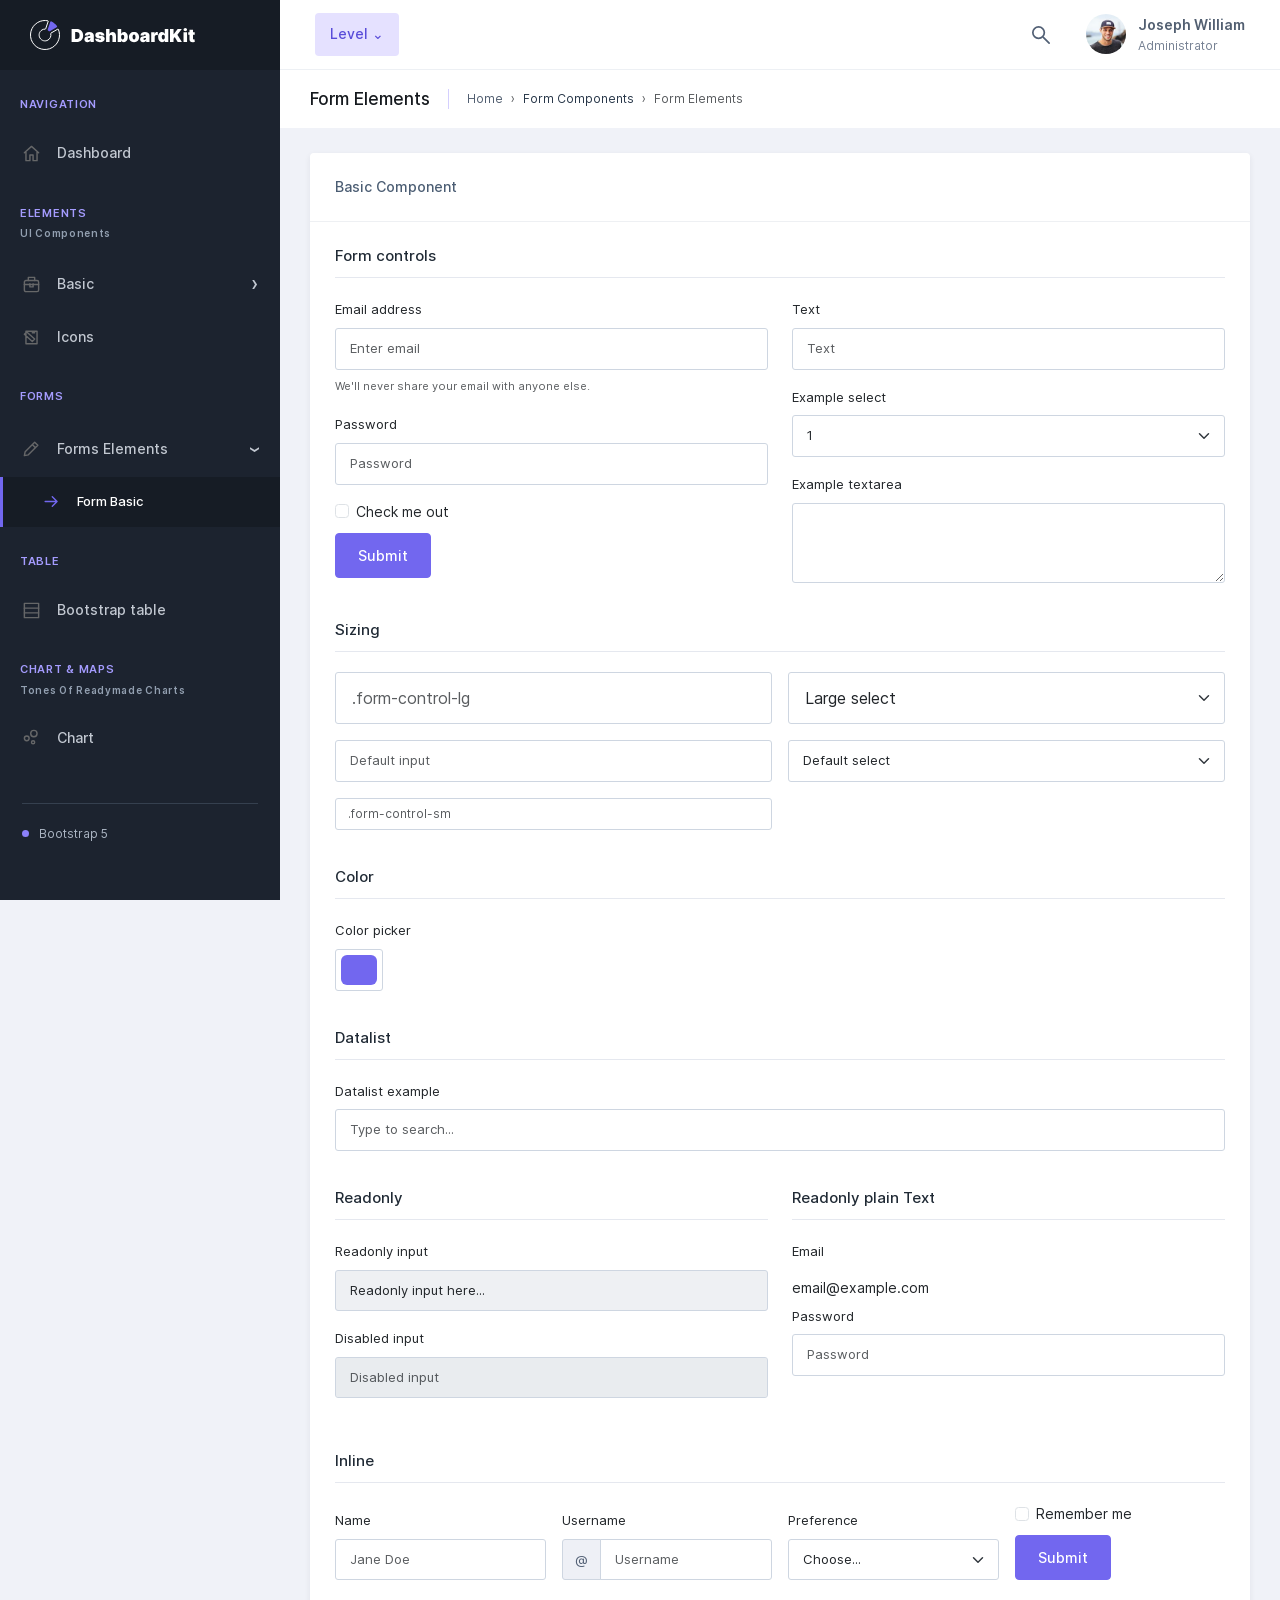
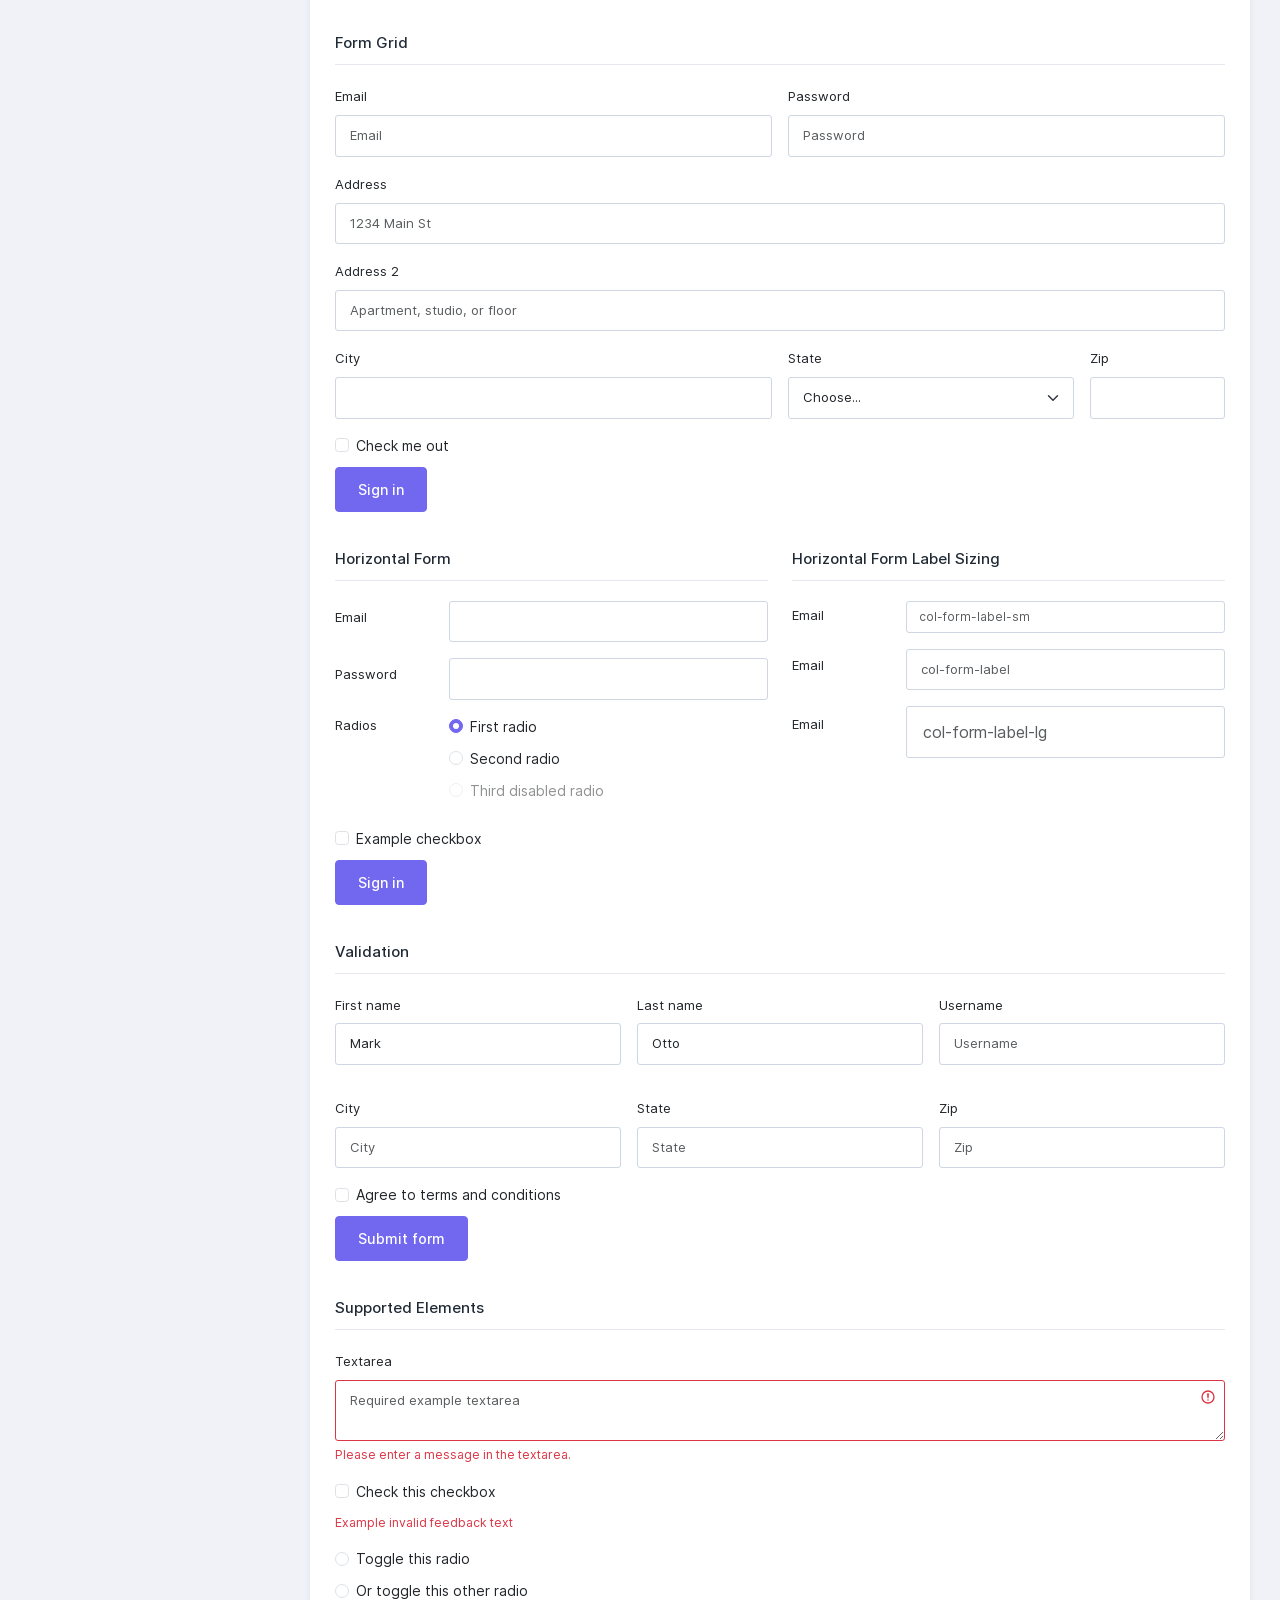
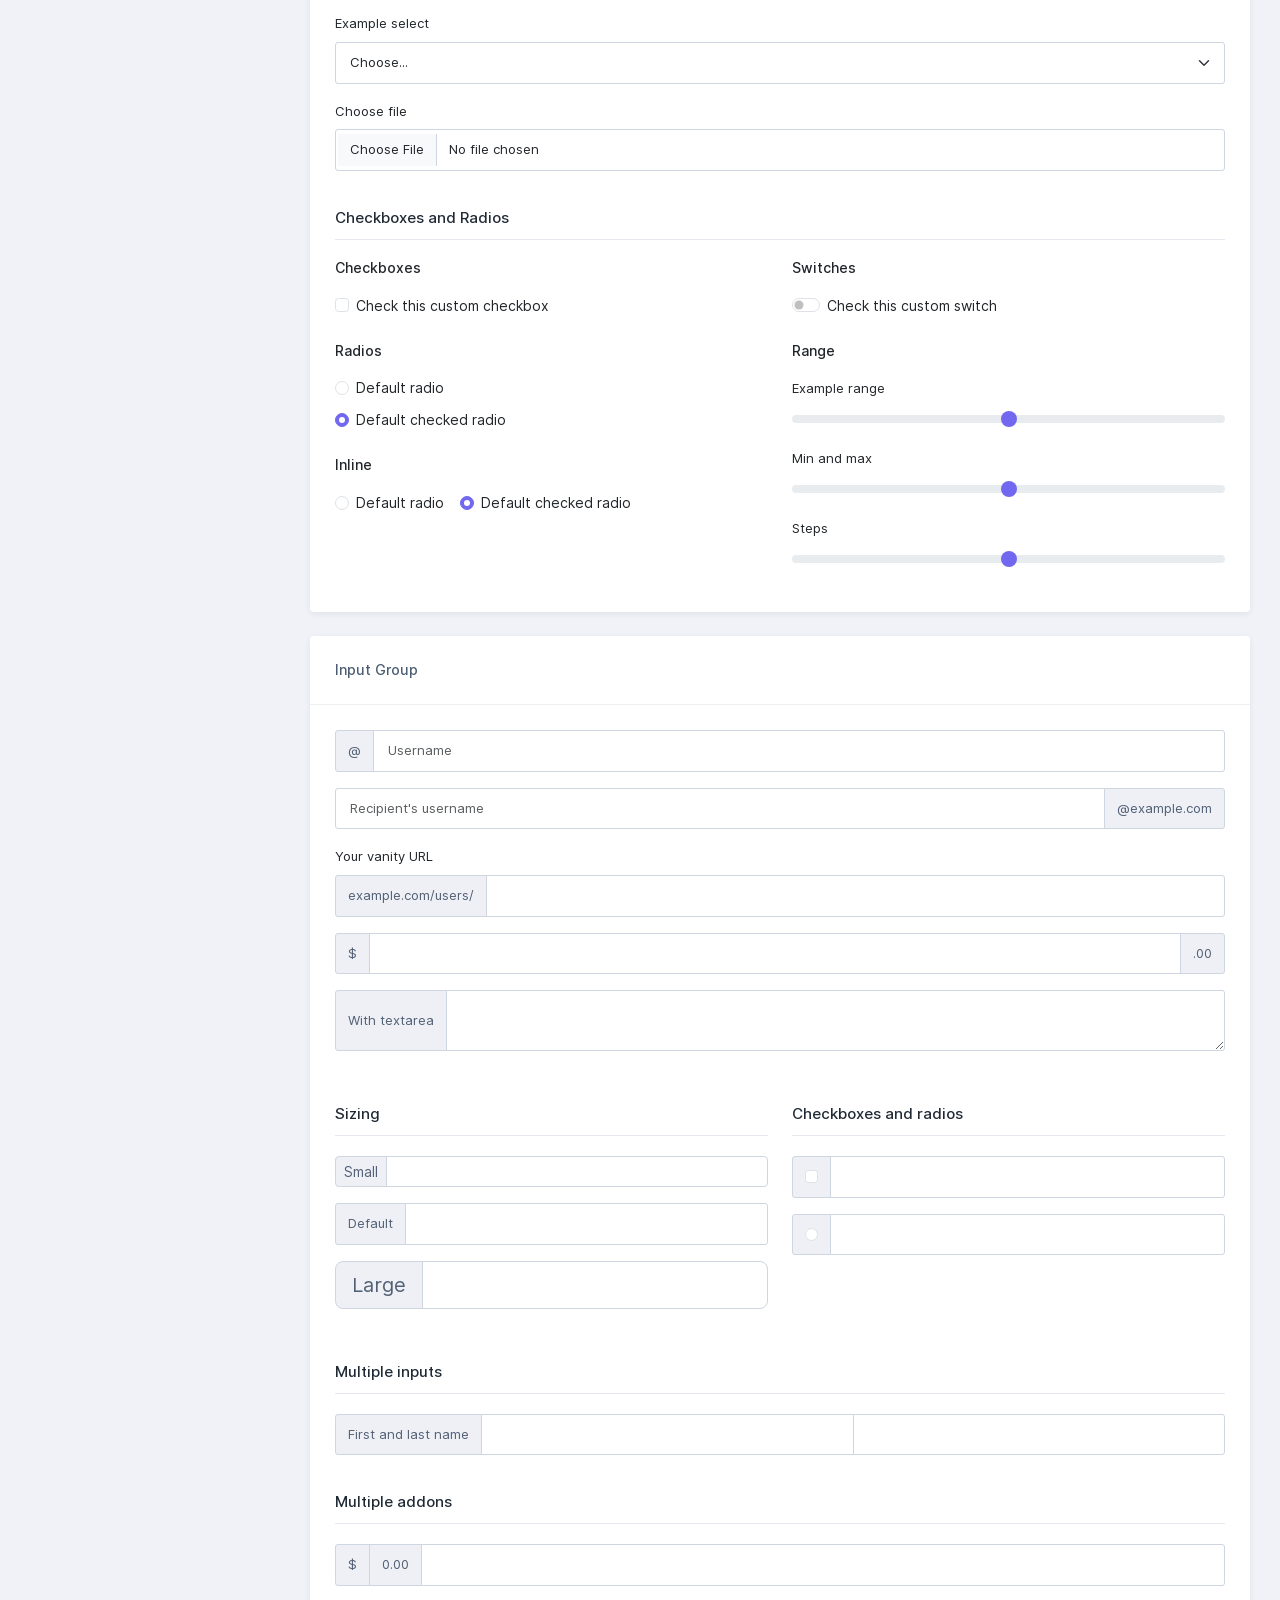
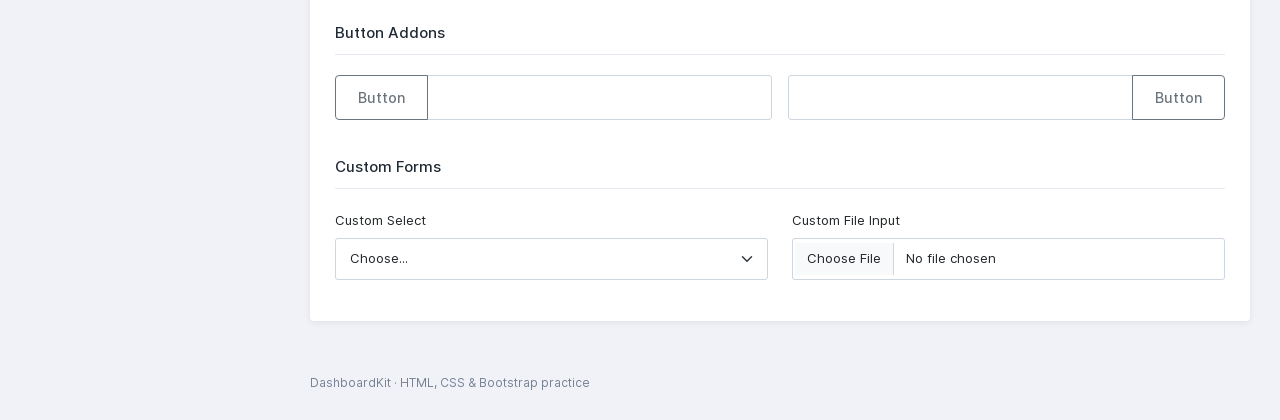
<file: form-elements.html>
<!DOCTYPE html>
<html lang="en">
    <head>
        <meta charset="UTF-8">
        <meta name="viewport" content="width=device-width, initial-scale=1.0">
        <title>Form Elements | DashboardKit</title>
        <link rel="icon" href="images/favicon.svg" type="image/svg+xml">
        <link rel="stylesheet" href="css/bootstrap.min.css">
        <link rel="stylesheet" href="css/style.css">
    </head>
    <body>
        <a href="#main-content" class="skip-link">Skip to content</a>
        <!-- Telefon menyusi CSS orqali ochiladi. -->
        <input type="checkbox" class="menu-toggle" id="menu-toggle" aria-label="Toggle navigation">
        <aside class="sidebar">
            <a class="brand" href="index.html">
                <img src="images/logo.svg" alt="DashboardKit" width="170" height="30">
            </a>
            <nav aria-label="Main navigation">
                <p class="menu-caption">Navigation</p>
                <a class="sidebar-link" href="index.html">
                    <img class="nav-icon" src="images/icons/home.svg" alt="">
                    Dashboard
                </a>
                <p class="menu-caption">
                    Elements
                    <small>UI Components</small>
                </p>
                <details class="sidebar-group">
                    <summary>
                        <img class="nav-icon" src="images/icons/briefcase.svg" alt="">
                        Basic
                    </summary>
                    <a class="sidebar-link" href="buttons.html">
                        <img class="nav-icon" src="images/icons/arrow.svg" alt="">
                        Buttons
                    </a>
                </details>
                <a class="sidebar-link" href="buttons.html#icons">
                    <img class="nav-icon" src="images/icons/icons.svg" alt="">
                    Icons
                </a>
                <p class="menu-caption">Forms</p>
                <details class="sidebar-group" open>
                    <summary>
                        <img class="nav-icon" src="images/icons/edit.svg" alt="">
                        Forms Elements
                    </summary>
                    <a class="sidebar-link active" href="form-elements.html" aria-current="page">
                        <img class="nav-icon" src="images/icons/arrow.svg" alt="">
                        Form Basic
                    </a>
                </details>
                <p class="menu-caption">Table</p>
                <a class="sidebar-link" href="tables.html">
                    <img class="nav-icon" src="images/icons/table.svg" alt="">
                    Bootstrap table
                </a>
                <p class="menu-caption">
                    Chart &amp; Maps
                    <small>Tones Of Readymade Charts</small>
                </p>
                <a class="sidebar-link" href="index.html#sales-report">
                    <img class="nav-icon" src="images/icons/chart.svg" alt="">
                    Chart
                </a>
            </nav>
            <div class="sidebar-footer">
                <span class="version-dot"></span>
                Bootstrap 5
            </div>
        </aside>
        <label class="menu-overlay" for="menu-toggle" aria-label="Close navigation"></label>
        <header class="topbar">
            <label class="menu-button" for="menu-toggle">
                <span aria-hidden="true">☰</span>
                <span class="visually-hidden">Menu</span>
            </label>
            <details class="level-menu">
                <summary>
                    Level
                    <span aria-hidden="true">⌄</span>
                </summary>
                <div class="dropdown-menu">
                    <a class="dropdown-item" href="index.html">Dashboard</a>
                    <a class="dropdown-item" href="buttons.html">Buttons</a>
                    <a class="dropdown-item" href="form-elements.html">Form elements</a>
                    <a class="dropdown-item" href="tables.html">Bootstrap table</a>
                </div>
            </details>
            <details class="quick-nav level-menu">
                <summary aria-label="Find a page">
                    <img src="images/icons/search.svg" alt="">
                </summary>
                <div class="dropdown-menu">
                    <a class="dropdown-item" href="index.html">Dashboard</a>
                    <a class="dropdown-item" href="buttons.html">Buttons</a>
                    <a class="dropdown-item" href="form-elements.html">Form elements</a>
                    <a class="dropdown-item" href="tables.html">Bootstrap table</a>
                </div>
            </details>
            <div class="user-profile">
                <img src="images/avatar.jpg" alt="" width="40" height="40">
                <div>
                    <strong>Joseph William</strong>
                    <span>Administrator</span>
                </div>
            </div>
        </header>
        <main class="main-content" id="main-content">
            <div class="page-heading">
                <h1>Form Elements</h1>
                <nav aria-label="Breadcrumb">
                    <ol class="breadcrumb mb-0">
                        <li class="breadcrumb-item">
                            <a href="index.html">Home</a>
                        </li>
                        <li class="breadcrumb-item">Form Components</li>
                        <li class="breadcrumb-item active" aria-current="page">Form Elements</li>
                    </ol>
                </nav>
            </div>
            <div class="page-body">
                <!-- Bootstrap row va col klasslari sahifani moslashuvchan qiladi. -->
                <div class="row g-4">
                    <section class="col-12">
                        <div class="card">
                            <div class="card-header">
                                <h2>Basic Component</h2>
                            </div>
                            <div class="card-body">
                                <h3 class="form-section-title">Form controls</h3>
                                <div class="row g-4">
                                    <div class="col-md-6">
                                        <form action="#form-result" method="get">
                                            <div class="mb-3">
                                                <label class="form-label" for="basic-email">Email address</label>
                                                <input class="form-control" type="email" id="basic-email" placeholder="Enter email" required aria-describedby="email-help">
                                            </div>
                                            <p class="form-text" id="email-help">We'll never share your email with anyone else.</p>
                                            <div class="mb-3">
                                                <label class="form-label" for="basic-password">Password</label>
                                                <input class="form-control" type="password" id="basic-password" placeholder="Password" required minlength="6" autocomplete="new-password">
                                            </div>
                                            <div class="form-check mb-2">
                                                <input class="form-check-input" type="checkbox" id="basic-check">
                                                <label class="form-check-label" for="basic-check">Check me out</label>
                                            </div>
                                            <button class="btn btn-primary" type="submit">Submit</button>
                                        </form>
                                    </div>
                                    <div class="col-md-6">
                                        <div class="mb-3">
                                            <label class="form-label" for="basic-text">Text</label>
                                            <input class="form-control" type="text" id="basic-text" placeholder="Text">
                                        </div>
                                        <div class="mb-3">
                                            <label class="form-label" for="basic-select">Example select</label>
                                            <select class="form-select" id="basic-select">
                                                <option>1</option>
                                                <option>2</option>
                                                <option>3</option>
                                                <option>4</option>
                                                <option>5</option>
                                            </select>
                                        </div>
                                        <label class="form-label" for="basic-textarea">Example textarea</label>
                                        <textarea class="form-control" id="basic-textarea" rows="3"></textarea>
                                    </div>
                                </div>
                                <h3 class="form-section-title">Sizing</h3>
                                <div class="row g-3">
                                    <div class="col-md-6 d-flex flex-column gap-3">
                                        <input class="form-control form-control-lg" aria-label="Large input" placeholder=".form-control-lg">
                                        <input class="form-control" aria-label="Default input" placeholder="Default input">
                                        <input class="form-control form-control-sm" aria-label="Small input" placeholder=".form-control-sm">
                                    </div>
                                    <div class="col-md-6 d-flex flex-column gap-3">
                                        <select class="form-select form-select-lg" aria-label="Large select">
                                            <option>Large select</option>
                                            <option>Second option</option>
                                        </select>
                                        <select class="form-select" aria-label="Default select">
                                            <option>Default select</option>
                                            <option>Second option</option>
                                        </select>
                                    </div>
                                </div>
                                <h3 class="form-section-title">Color</h3>
                                <label class="form-label" for="color-picker">Color picker</label>
                                <input type="color" class="form-control form-control-color" id="color-picker" value="#7267ef">
                                <h3 class="form-section-title">Datalist</h3>
                                <label class="form-label" for="city-list">Datalist example</label>
                                <input class="form-control" list="cities" id="city-list" placeholder="Type to search...">
                                <datalist id="cities">
                                    <option value="Tashkent"></option>
                                    <option value="Samarkand"></option>
                                    <option value="Bukhara"></option>
                                    <option value="London"></option>
                                    <option value="New York"></option>
                                </datalist>
                                <div class="row g-4">
                                    <div class="col-md-6">
                                        <h3 class="form-section-title">Readonly</h3>
                                        <div class="mb-3">
                                            <label class="form-label" for="readonly">Readonly input</label>
                                            <input class="form-control" type="text" id="readonly" value="Readonly input here..." readonly>
                                        </div>
                                        <div class="mb-3">
                                            <label class="form-label" for="disabled-input">Disabled input</label>
                                            <input class="form-control" type="text" id="disabled-input" placeholder="Disabled input" disabled>
                                        </div>
                                    </div>
                                    <div class="col-md-6">
                                        <h3 class="form-section-title">Readonly plain Text</h3>
                                        <label for="plain-email" class="form-label">Email</label>
                                        <input type="email" id="plain-email" readonly class="form-control-plaintext" value="email@example.com">
                                        <div class="mb-3">
                                            <label class="form-label" for="plain-password">Password</label>
                                            <input class="form-control" type="password" id="plain-password" placeholder="Password">
                                        </div>
                                    </div>
                                </div>
                                <h3 class="form-section-title">Inline</h3>
                                <form action="#form-result" method="get" class="row g-3 align-items-end">
                                    <div class="col-sm-6 col-xl-3">
                                        <div class="mb-3">
                                            <label class="form-label" for="inline-name">Name</label>
                                            <input class="form-control" type="text" id="inline-name" placeholder="Jane Doe" required>
                                        </div>
                                    </div>
                                    <div class="col-sm-6 col-xl-3">
                                        <label class="form-label" for="inline-user">Username</label>
                                        <div class="input-group mb-3">
                                            <span class="input-group-text">@</span>
                                            <input id="inline-user" class="form-control" placeholder="Username" required>
                                        </div>
                                    </div>
                                    <div class="col-sm-6 col-xl-3">
                                        <div class="mb-3">
                                            <label class="form-label" for="inline-preference">Preference</label>
                                            <select class="form-select" id="inline-preference">
                                                <option>Choose...</option>
                                                <option>One</option>
                                                <option>Two</option>
                                                <option>Three</option>
                                            </select>
                                        </div>
                                    </div>
                                    <div class="col-sm-6 col-xl-3 pb-3">
                                        <div class="form-check mb-2">
                                            <input class="form-check-input" type="checkbox" id="inline-remember">
                                            <label class="form-check-label" for="inline-remember">Remember me</label>
                                        </div>
                                        <button class="btn btn-primary" type="submit">Submit</button>
                                    </div>
                                </form>
                                <h3 class="form-section-title">Form Grid</h3>
                                <form action="#form-result" method="get">
                                    <div class="row g-3">
                                        <div class="col-md-6">
                                            <div class="mb-3">
                                                <label class="form-label" for="grid-email">Email</label>
                                                <input class="form-control" type="email" id="grid-email" placeholder="Email" required>
                                            </div>
                                        </div>
                                        <div class="col-md-6">
                                            <div class="mb-3">
                                                <label class="form-label" for="grid-password">Password</label>
                                                <input class="form-control" type="password" id="grid-password" placeholder="Password" required minlength="6">
                                            </div>
                                        </div>
                                    </div>
                                    <div class="mb-3">
                                        <label class="form-label" for="grid-address">Address</label>
                                        <input class="form-control" type="text" id="grid-address" placeholder="1234 Main St">
                                    </div>
                                    <div class="mb-3">
                                        <label class="form-label" for="grid-address2">Address 2</label>
                                        <input class="form-control" type="text" id="grid-address2" placeholder="Apartment, studio, or floor">
                                    </div>
                                    <div class="row g-3">
                                        <div class="col-md-6">
                                            <div class="mb-3">
                                                <label class="form-label" for="grid-city">City</label>
                                                <input class="form-control" type="text" id="grid-city">
                                            </div>
                                        </div>
                                        <div class="col-md-4">
                                            <div class="mb-3">
                                                <label class="form-label" for="grid-state">State</label>
                                                <select class="form-select" id="grid-state">
                                                    <option>Choose...</option>
                                                    <option>Tashkent</option>
                                                    <option>Samarkand</option>
                                                    <option>Bukhara</option>
                                                </select>
                                            </div>
                                        </div>
                                        <div class="col-md-2">
                                            <div class="mb-3">
                                                <label class="form-label" for="grid-zip">Zip</label>
                                                <input class="form-control" type="text" id="grid-zip" inputmode="numeric">
                                            </div>
                                        </div>
                                    </div>
                                    <div class="form-check mb-2">
                                        <input class="form-check-input" type="checkbox" id="grid-check">
                                        <label class="form-check-label" for="grid-check">Check me out</label>
                                    </div>
                                    <button class="btn btn-primary" type="submit">Sign in</button>
                                </form>
                                <div class="row g-4">
                                    <div class="col-md-6">
                                        <h3 class="form-section-title">Horizontal Form</h3>
                                        <form action="#form-result" method="get">
                                            <div class="row mb-3">
                                                <label class="col-sm-3 col-form-label" for="horizontal-email">Email</label>
                                                <div class="col-sm-9">
                                                    <input class="form-control" type="email" id="horizontal-email" required>
                                                </div>
                                            </div>
                                            <div class="row mb-3">
                                                <label class="col-sm-3 col-form-label" for="horizontal-password">Password</label>
                                                <div class="col-sm-9">
                                                    <input class="form-control" type="password" id="horizontal-password" required>
                                                </div>
                                            </div>
                                            <fieldset class="row mb-3">
                                                <legend class="col-sm-3 col-form-label pt-0">Radios</legend>
                                                <div class="col-sm-9">
                                                    <div class="form-check mb-2">
                                                        <input class="form-check-input" type="radio" id="horizontal-radio1" name="example-choice" checked>
                                                        <label class="form-check-label" for="horizontal-radio1">First radio</label>
                                                    </div>
                                                    <div class="form-check mb-2">
                                                        <input class="form-check-input" type="radio" id="horizontal-radio2" name="example-choice">
                                                        <label class="form-check-label" for="horizontal-radio2">Second radio</label>
                                                    </div>
                                                    <div class="form-check mb-2">
                                                        <input class="form-check-input" type="radio" id="horizontal-radio3" name="example-choice" disabled>
                                                        <label class="form-check-label" for="horizontal-radio3">Third disabled radio</label>
                                                    </div>
                                                </div>
                                            </fieldset>
                                            <div class="form-check mb-2">
                                                <input class="form-check-input" type="checkbox" id="horizontal-check">
                                                <label class="form-check-label" for="horizontal-check">Example checkbox</label>
                                            </div>
                                            <button class="btn btn-primary" type="submit">Sign in</button>
                                        </form>
                                    </div>
                                    <div class="col-md-6">
                                        <h3 class="form-section-title">Horizontal Form Label Sizing</h3>
                                        <div class="row mb-3">
                                            <label for="sized-email-sm" class="col-sm-3 col-form-label col-form-label-sm">Email</label>
                                            <div class="col-sm-9">
                                                <input type="email" id="sized-email-sm" class="form-control form-control-sm" placeholder="col-form-label-sm">
                                            </div>
                                        </div>
                                        <div class="row mb-3">
                                            <label for="sized-email-normal" class="col-sm-3 col-form-label">Email</label>
                                            <div class="col-sm-9">
                                                <input type="email" id="sized-email-normal" class="form-control" placeholder="col-form-label">
                                            </div>
                                        </div>
                                        <div class="row mb-3">
                                            <label for="sized-email-lg" class="col-sm-3 col-form-label col-form-label-lg">Email</label>
                                            <div class="col-sm-9">
                                                <input type="email" id="sized-email-lg" class="form-control form-control-lg" placeholder="col-form-label-lg">
                                            </div>
                                        </div>
                                    </div>
                                </div>
                                <h3 class="form-section-title">Validation</h3>
                                <form action="#form-result" method="get">
                                    <div class="row g-3">
                                        <div class="col-md-4">
                                            <div class="mb-3">
                                                <label class="form-label" for="validation-first">First name</label>
                                                <input class="form-control" type="text" id="validation-first" value="Mark" required>
                                            </div>
                                        </div>
                                        <div class="col-md-4">
                                            <div class="mb-3">
                                                <label class="form-label" for="validation-last">Last name</label>
                                                <input class="form-control" type="text" id="validation-last" value="Otto" required>
                                            </div>
                                        </div>
                                        <div class="col-md-4">
                                            <div class="mb-3">
                                                <label class="form-label" for="validation-user">Username</label>
                                                <input class="form-control" type="text" id="validation-user" placeholder="Username" required>
                                            </div>
                                        </div>
                                        <div class="col-md-4">
                                            <div class="mb-3">
                                                <label class="form-label" for="validation-city">City</label>
                                                <input class="form-control" type="text" id="validation-city" placeholder="City" required>
                                            </div>
                                        </div>
                                        <div class="col-md-4">
                                            <div class="mb-3">
                                                <label class="form-label" for="validation-state">State</label>
                                                <input class="form-control" type="text" id="validation-state" placeholder="State" required>
                                            </div>
                                        </div>
                                        <div class="col-md-4">
                                            <div class="mb-3">
                                                <label class="form-label" for="validation-zip">Zip</label>
                                                <input class="form-control" type="text" id="validation-zip" placeholder="Zip" required>
                                            </div>
                                        </div>
                                    </div>
                                    <div class="form-check mb-2">
                                        <input class="form-check-input" type="checkbox" id="validation-terms" required>
                                        <label class="form-check-label" for="validation-terms">Agree to terms and conditions</label>
                                    </div>
                                    <button type="submit" class="btn btn-primary">Submit form</button>
                                </form>
                                <h3 class="form-section-title">Supported Elements</h3>
                                <label class="form-label" for="invalid-message">Textarea</label>
                                <textarea class="form-control is-invalid" id="invalid-message" placeholder="Required example textarea" aria-describedby="message-feedback" aria-invalid="true"></textarea>
                                <div class="invalid-feedback" id="message-feedback">Please enter a message in the textarea.</div>
                                <div class="mt-3">
                                    <div class="form-check mb-2">
                                        <input class="form-check-input" type="checkbox" id="invalid-check" aria-describedby="check-feedback">
                                        <label class="form-check-label" for="invalid-check">Check this checkbox</label>
                                    </div>
                                    <p class="text-danger small" id="check-feedback">Example invalid feedback text</p>
                                    <div class="form-check mb-2">
                                        <input class="form-check-input" type="radio" id="invalid-radio1" name="invalid-example">
                                        <label class="form-check-label" for="invalid-radio1">Toggle this radio</label>
                                    </div>
                                    <div class="form-check mb-2">
                                        <input class="form-check-input" type="radio" id="invalid-radio2" name="invalid-example">
                                        <label class="form-check-label" for="invalid-radio2">Or toggle this other radio</label>
                                    </div>
                                </div>
                                <div class="mb-3">
                                    <label class="form-label" for="invalid-select">Example select</label>
                                    <select class="form-select" id="invalid-select">
                                        <option>Choose...</option>
                                        <option>One</option>
                                        <option>Two</option>
                                        <option>Three</option>
                                    </select>
                                </div>
                                <div class="mb-3">
                                    <label class="form-label" for="invalid-file">Choose file</label>
                                    <input class="form-control" type="file" id="invalid-file">
                                </div>
                                <h3 class="form-section-title">Checkboxes and Radios</h3>
                                <div class="row g-4">
                                    <div class="col-md-6">
                                        <h4>Checkboxes</h4>
                                        <div class="form-check mb-2">
                                            <input class="form-check-input" type="checkbox" id="custom-check">
                                            <label class="form-check-label" for="custom-check">Check this custom checkbox</label>
                                        </div>
                                        <h4 class="mt-4">Radios</h4>
                                        <div class="form-check mb-2">
                                            <input class="form-check-input" type="radio" id="custom-radio1" name="custom-radio">
                                            <label class="form-check-label" for="custom-radio1">Default radio</label>
                                        </div>
                                        <div class="form-check mb-2">
                                            <input class="form-check-input" type="radio" id="custom-radio2" name="custom-radio" checked>
                                            <label class="form-check-label" for="custom-radio2">Default checked radio</label>
                                        </div>
                                        <h4 class="mt-4">Inline</h4>
                                        <div class="d-flex flex-wrap gap-3">
                                            <div class="form-check mb-2">
                                                <input class="form-check-input" type="radio" id="inline-radio1" name="inline-radio">
                                                <label class="form-check-label" for="inline-radio1">Default radio</label>
                                            </div>
                                            <div class="form-check mb-2">
                                                <input class="form-check-input" type="radio" id="inline-radio2" name="inline-radio" checked>
                                                <label class="form-check-label" for="inline-radio2">Default checked radio</label>
                                            </div>
                                        </div>
                                    </div>
                                    <div class="col-md-6">
                                        <h4>Switches</h4>
                                        <div class="form-check form-switch">
                                            <input class="form-check-input" type="checkbox" role="switch" id="custom-switch">
                                            <label class="form-check-label" for="custom-switch">Check this custom switch</label>
                                        </div>
                                        <h4 class="mt-4">Range</h4>
                                        <label class="form-label" for="range1">Example range</label>
                                        <input type="range" class="form-range mb-3" id="range1">
                                        <label class="form-label" for="range2">Min and max</label>
                                        <input type="range" class="form-range mb-3" id="range2" min="0" max="10">
                                        <label class="form-label" for="range3">Steps</label>
                                        <input type="range" class="form-range mb-3" id="range3" min="0" max="5" step="0.5">
                                    </div>
                                </div>
                            </div>
                        </div>
                    </section>
                    <section class="col-12">
                        <div class="card">
                            <div class="card-header">
                                <h2>Input Group</h2>
                            </div>
                            <div class="card-body">
                                <div class="input-group mb-3">
                                    <span class="input-group-text">@</span>
                                    <input class="form-control" aria-label="Username" placeholder="Username">
                                </div>
                                <div class="input-group mb-3">
                                    <input class="form-control" aria-label="Recipient username" placeholder="Recipient&#x27;s username">
                                    <span class="input-group-text">@example.com</span>
                                </div>
                                <label class="form-label" for="vanity-url">Your vanity URL</label>
                                <div class="input-group mb-3">
                                    <span class="input-group-text">example.com/users/</span>
                                    <input class="form-control" id="vanity-url">
                                </div>
                                <div class="input-group mb-3">
                                    <span class="input-group-text">$</span>
                                    <input class="form-control" aria-label="Amount" inputmode="decimal">
                                    <span class="input-group-text">.00</span>
                                </div>
                                <div class="input-group mb-3">
                                    <span class="input-group-text">With textarea</span>
                                    <textarea class="form-control" aria-label="With textarea"></textarea>
                                </div>
                                <div class="row g-4">
                                    <div class="col-md-6">
                                        <h3 class="form-section-title">Sizing</h3>
                                        <div class="input-group input-group-sm mb-3">
                                            <span class="input-group-text">Small</span>
                                            <input class="form-control" aria-label="Small group input">
                                        </div>
                                        <div class="input-group mb-3">
                                            <span class="input-group-text">Default</span>
                                            <input class="form-control" aria-label="Default group input">
                                        </div>
                                        <div class="input-group input-group-lg mb-3">
                                            <span class="input-group-text">Large</span>
                                            <input class="form-control" aria-label="Large group input">
                                        </div>
                                    </div>
                                    <div class="col-md-6">
                                        <h3 class="form-section-title">Checkboxes and radios</h3>
                                        <div class="input-group mb-3">
                                            <div class="input-group-text">
                                                <input class="form-check-input mt-0" type="checkbox" aria-label="Checkbox addon">
                                            </div>
                                            <input class="form-control" aria-label="Text for checkbox addon">
                                        </div>
                                        <div class="input-group mb-3">
                                            <div class="input-group-text">
                                                <input class="form-check-input mt-0" type="radio" aria-label="Radio addon">
                                            </div>
                                            <input class="form-control" aria-label="Text for radio addon">
                                        </div>
                                    </div>
                                </div>
                                <h3 class="form-section-title">Multiple inputs</h3>
                                <div class="input-group">
                                    <span class="input-group-text">First and last name</span>
                                    <input class="form-control" aria-label="First name">
                                    <input class="form-control" aria-label="Last name">
                                </div>
                                <h3 class="form-section-title">Multiple addons</h3>
                                <div class="input-group">
                                    <span class="input-group-text">$</span>
                                    <span class="input-group-text">0.00</span>
                                    <input class="form-control" aria-label="Amount with multiple addons">
                                </div>
                                <h3 class="form-section-title">Button Addons</h3>
                                <div class="row g-3">
                                    <div class="col-md-6">
                                        <div class="input-group">
                                            <button type="button" class="btn btn-outline-secondary">Button</button>
                                            <input class="form-control" aria-label="Button addon input">
                                        </div>
                                    </div>
                                    <div class="col-md-6">
                                        <div class="input-group">
                                            <input class="form-control" aria-label="Recipient addon input">
                                            <button type="button" class="btn btn-outline-secondary">Button</button>
                                        </div>
                                    </div>
                                </div>
                                <h3 class="form-section-title">Custom Forms</h3>
                                <div class="row g-4">
                                    <div class="col-md-6">
                                        <div class="mb-3">
                                            <label class="form-label" for="custom-select">Custom Select</label>
                                            <select class="form-select" id="custom-select">
                                                <option>Choose...</option>
                                                <option>One</option>
                                                <option>Two</option>
                                                <option>Three</option>
                                            </select>
                                        </div>
                                    </div>
                                    <div class="col-md-6">
                                        <div class="mb-3">
                                            <label class="form-label" for="custom-file">Custom File Input</label>
                                            <input class="form-control" type="file" id="custom-file">
                                        </div>
                                    </div>
                                </div>
                            </div>
                        </div>
                    </section>
                    <div class="col-12">
                        <div class="alert alert-success form-result" id="form-result" role="status">Form checked successfully. This is a static demo; your information has not been saved or sent.</div>
                    </div>
                </div>
                <footer class="page-footer">DashboardKit · HTML, CSS &amp; Bootstrap practice</footer>
            </div>
        </main>
    </body>
</html>
</file>
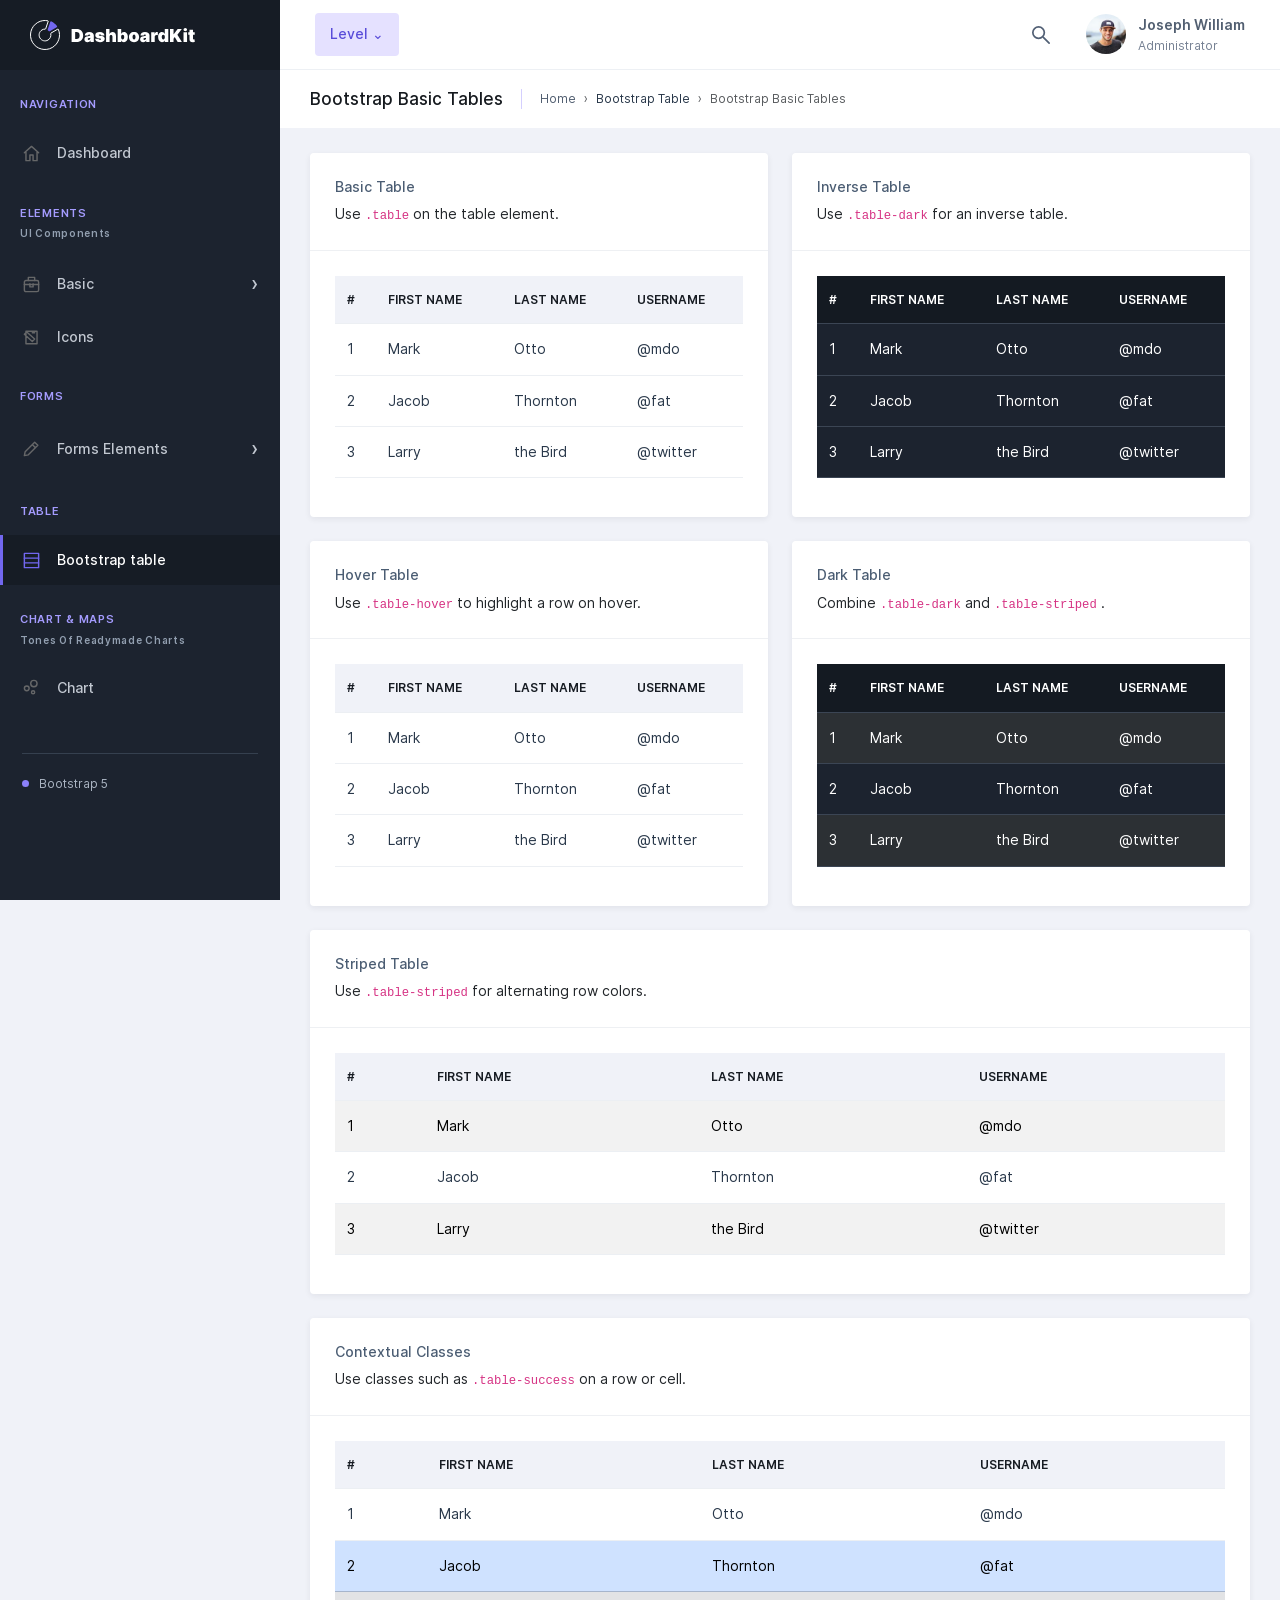
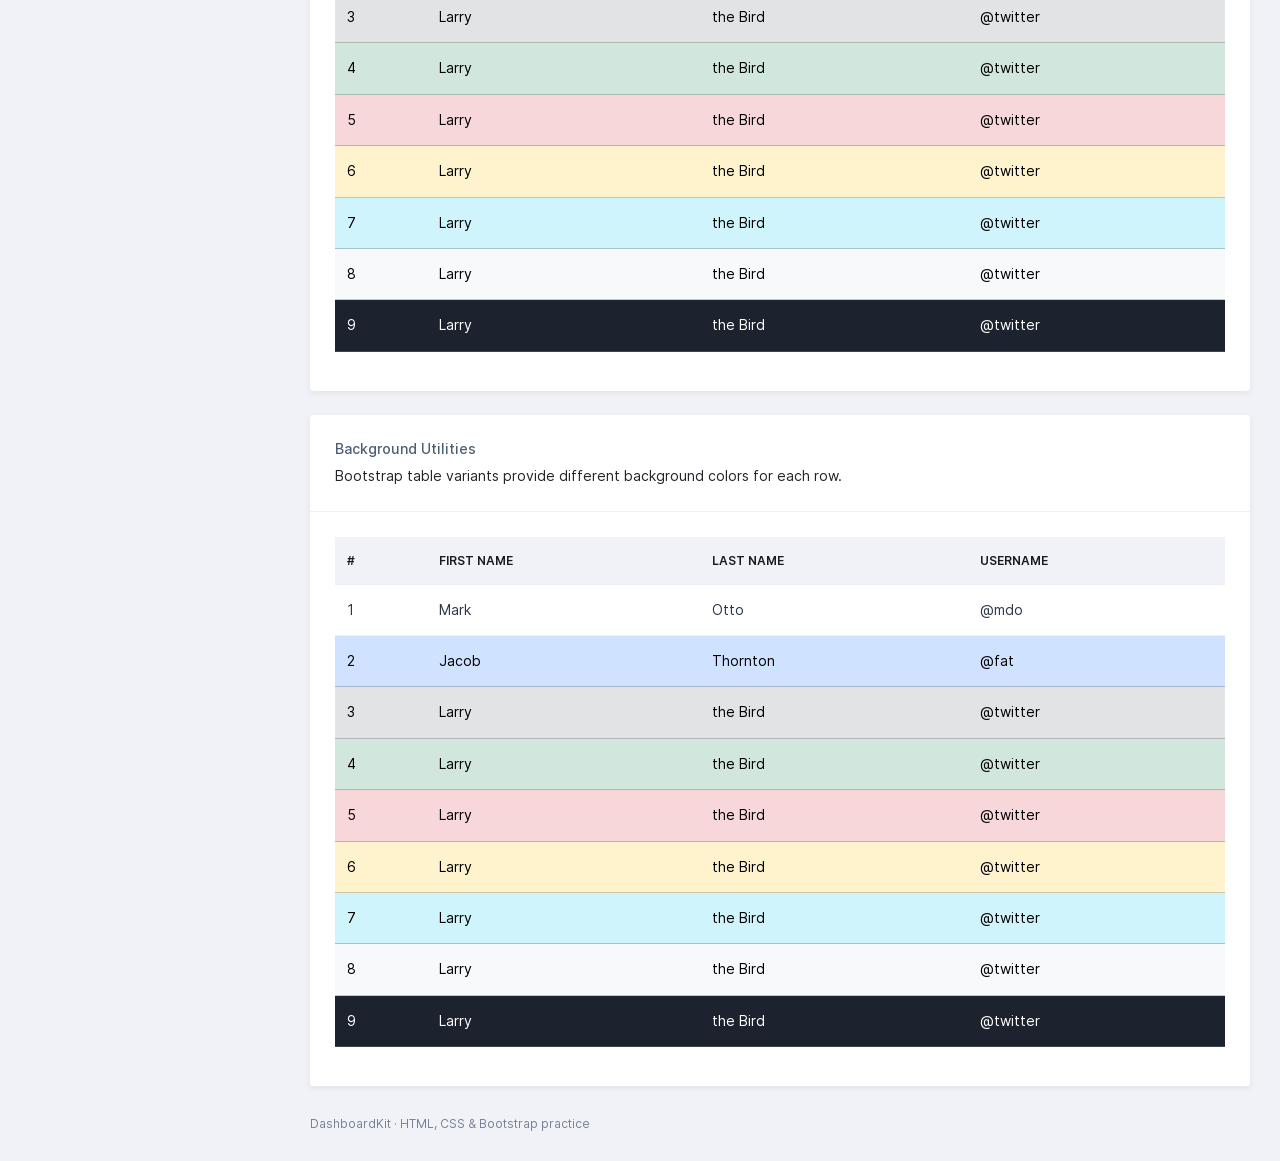
<file: tables.html>
<!DOCTYPE html>
<html lang="en">
    <head>
        <meta charset="UTF-8">
        <meta name="viewport" content="width=device-width, initial-scale=1.0">
        <title>Bootstrap Basic Tables | DashboardKit</title>
        <link rel="icon" href="images/favicon.svg" type="image/svg+xml">
        <link rel="stylesheet" href="css/bootstrap.min.css">
        <link rel="stylesheet" href="css/style.css">
    </head>
    <body>
        <a href="#main-content" class="skip-link">Skip to content</a>
        <!-- Telefon menyusi CSS orqali ochiladi. -->
        <input type="checkbox" class="menu-toggle" id="menu-toggle" aria-label="Toggle navigation">
        <aside class="sidebar">
            <a class="brand" href="index.html">
                <img src="images/logo.svg" alt="DashboardKit" width="170" height="30">
            </a>
            <nav aria-label="Main navigation">
                <p class="menu-caption">Navigation</p>
                <a class="sidebar-link" href="index.html">
                    <img class="nav-icon" src="images/icons/home.svg" alt="">
                    Dashboard
                </a>
                <p class="menu-caption">
                    Elements
                    <small>UI Components</small>
                </p>
                <details class="sidebar-group">
                    <summary>
                        <img class="nav-icon" src="images/icons/briefcase.svg" alt="">
                        Basic
                    </summary>
                    <a class="sidebar-link" href="buttons.html">
                        <img class="nav-icon" src="images/icons/arrow.svg" alt="">
                        Buttons
                    </a>
                </details>
                <a class="sidebar-link" href="buttons.html#icons">
                    <img class="nav-icon" src="images/icons/icons.svg" alt="">
                    Icons
                </a>
                <p class="menu-caption">Forms</p>
                <details class="sidebar-group">
                    <summary>
                        <img class="nav-icon" src="images/icons/edit.svg" alt="">
                        Forms Elements
                    </summary>
                    <a class="sidebar-link" href="form-elements.html">
                        <img class="nav-icon" src="images/icons/arrow.svg" alt="">
                        Form Basic
                    </a>
                </details>
                <p class="menu-caption">Table</p>
                <a class="sidebar-link active" href="tables.html" aria-current="page">
                    <img class="nav-icon" src="images/icons/table.svg" alt="">
                    Bootstrap table
                </a>
                <p class="menu-caption">
                    Chart &amp; Maps
                    <small>Tones Of Readymade Charts</small>
                </p>
                <a class="sidebar-link" href="index.html#sales-report">
                    <img class="nav-icon" src="images/icons/chart.svg" alt="">
                    Chart
                </a>
            </nav>
            <div class="sidebar-footer">
                <span class="version-dot"></span>
                Bootstrap 5
            </div>
        </aside>
        <label class="menu-overlay" for="menu-toggle" aria-label="Close navigation"></label>
        <header class="topbar">
            <label class="menu-button" for="menu-toggle">
                <span aria-hidden="true">☰</span>
                <span class="visually-hidden">Menu</span>
            </label>
            <details class="level-menu">
                <summary>
                    Level
                    <span aria-hidden="true">⌄</span>
                </summary>
                <div class="dropdown-menu">
                    <a class="dropdown-item" href="index.html">Dashboard</a>
                    <a class="dropdown-item" href="buttons.html">Buttons</a>
                    <a class="dropdown-item" href="form-elements.html">Form elements</a>
                    <a class="dropdown-item" href="tables.html">Bootstrap table</a>
                </div>
            </details>
            <details class="quick-nav level-menu">
                <summary aria-label="Find a page">
                    <img src="images/icons/search.svg" alt="">
                </summary>
                <div class="dropdown-menu">
                    <a class="dropdown-item" href="index.html">Dashboard</a>
                    <a class="dropdown-item" href="buttons.html">Buttons</a>
                    <a class="dropdown-item" href="form-elements.html">Form elements</a>
                    <a class="dropdown-item" href="tables.html">Bootstrap table</a>
                </div>
            </details>
            <div class="user-profile">
                <img src="images/avatar.jpg" alt="" width="40" height="40">
                <div>
                    <strong>Joseph William</strong>
                    <span>Administrator</span>
                </div>
            </div>
        </header>
        <main class="main-content" id="main-content">
            <div class="page-heading">
                <h1>Bootstrap Basic Tables</h1>
                <nav aria-label="Breadcrumb">
                    <ol class="breadcrumb mb-0">
                        <li class="breadcrumb-item">
                            <a href="index.html">Home</a>
                        </li>
                        <li class="breadcrumb-item">Bootstrap Table</li>
                        <li class="breadcrumb-item active" aria-current="page">Bootstrap Basic Tables</li>
                    </ol>
                </nav>
            </div>
            <div class="page-body">
                <!-- Bootstrap row va col klasslari sahifani moslashuvchan qiladi. -->
                <div class="row g-4">
                    <section class="col-lg-6">
                        <div class="card">
                            <div class="card-header">
                                <h2>Basic Table</h2>
                                <p>
                                    Use
                                    <code>.table</code>
                                    on the table element.
                                </p>
                            </div>
                            <div class="card-body">
                                <div class="table-responsive" tabindex="0" role="region" aria-label="Basic Table">
                                    <table class="table">
                                        <caption class="visually-hidden">Basic Table example</caption>
                                        <thead>
                                            <tr>
                                                <th scope="col">#</th>
                                                <th scope="col">First Name</th>
                                                <th scope="col">Last Name</th>
                                                <th scope="col">Username</th>
                                            </tr>
                                        </thead>
                                        <tbody>
                                            <tr>
                                                <th scope="row">1</th>
                                                <td>Mark</td>
                                                <td>Otto</td>
                                                <td>@mdo</td>
                                            </tr>
                                            <tr>
                                                <th scope="row">2</th>
                                                <td>Jacob</td>
                                                <td>Thornton</td>
                                                <td>@fat</td>
                                            </tr>
                                            <tr>
                                                <th scope="row">3</th>
                                                <td>Larry</td>
                                                <td>the Bird</td>
                                                <td>@twitter</td>
                                            </tr>
                                        </tbody>
                                    </table>
                                </div>
                            </div>
                        </div>
                    </section>
                    <section class="col-lg-6">
                        <div class="card">
                            <div class="card-header">
                                <h2>Inverse Table</h2>
                                <p>
                                    Use
                                    <code>.table-dark</code>
                                    for an inverse table.
                                </p>
                            </div>
                            <div class="card-body">
                                <div class="table-responsive" tabindex="0" role="region" aria-label="Inverse Table">
                                    <table class="table table-dark">
                                        <caption class="visually-hidden">Inverse Table example</caption>
                                        <thead>
                                            <tr>
                                                <th scope="col">#</th>
                                                <th scope="col">First Name</th>
                                                <th scope="col">Last Name</th>
                                                <th scope="col">Username</th>
                                            </tr>
                                        </thead>
                                        <tbody>
                                            <tr>
                                                <th scope="row">1</th>
                                                <td>Mark</td>
                                                <td>Otto</td>
                                                <td>@mdo</td>
                                            </tr>
                                            <tr>
                                                <th scope="row">2</th>
                                                <td>Jacob</td>
                                                <td>Thornton</td>
                                                <td>@fat</td>
                                            </tr>
                                            <tr>
                                                <th scope="row">3</th>
                                                <td>Larry</td>
                                                <td>the Bird</td>
                                                <td>@twitter</td>
                                            </tr>
                                        </tbody>
                                    </table>
                                </div>
                            </div>
                        </div>
                    </section>
                    <section class="col-lg-6">
                        <div class="card">
                            <div class="card-header">
                                <h2>Hover Table</h2>
                                <p>
                                    Use
                                    <code>.table-hover</code>
                                    to highlight a row on hover.
                                </p>
                            </div>
                            <div class="card-body">
                                <div class="table-responsive" tabindex="0" role="region" aria-label="Hover Table">
                                    <table class="table table-hover">
                                        <caption class="visually-hidden">Hover Table example</caption>
                                        <thead>
                                            <tr>
                                                <th scope="col">#</th>
                                                <th scope="col">First Name</th>
                                                <th scope="col">Last Name</th>
                                                <th scope="col">Username</th>
                                            </tr>
                                        </thead>
                                        <tbody>
                                            <tr>
                                                <th scope="row">1</th>
                                                <td>Mark</td>
                                                <td>Otto</td>
                                                <td>@mdo</td>
                                            </tr>
                                            <tr>
                                                <th scope="row">2</th>
                                                <td>Jacob</td>
                                                <td>Thornton</td>
                                                <td>@fat</td>
                                            </tr>
                                            <tr>
                                                <th scope="row">3</th>
                                                <td>Larry</td>
                                                <td>the Bird</td>
                                                <td>@twitter</td>
                                            </tr>
                                        </tbody>
                                    </table>
                                </div>
                            </div>
                        </div>
                    </section>
                    <section class="col-lg-6">
                        <div class="card">
                            <div class="card-header">
                                <h2>Dark Table</h2>
                                <p>
                                    Combine
                                    <code>.table-dark</code>
                                    and
                                    <code>.table-striped</code>
                                    .
                                </p>
                            </div>
                            <div class="card-body">
                                <div class="table-responsive" tabindex="0" role="region" aria-label="Dark Table">
                                    <table class="table table-dark table-striped">
                                        <caption class="visually-hidden">Dark Table example</caption>
                                        <thead>
                                            <tr>
                                                <th scope="col">#</th>
                                                <th scope="col">First Name</th>
                                                <th scope="col">Last Name</th>
                                                <th scope="col">Username</th>
                                            </tr>
                                        </thead>
                                        <tbody>
                                            <tr>
                                                <th scope="row">1</th>
                                                <td>Mark</td>
                                                <td>Otto</td>
                                                <td>@mdo</td>
                                            </tr>
                                            <tr>
                                                <th scope="row">2</th>
                                                <td>Jacob</td>
                                                <td>Thornton</td>
                                                <td>@fat</td>
                                            </tr>
                                            <tr>
                                                <th scope="row">3</th>
                                                <td>Larry</td>
                                                <td>the Bird</td>
                                                <td>@twitter</td>
                                            </tr>
                                        </tbody>
                                    </table>
                                </div>
                            </div>
                        </div>
                    </section>
                    <section class="col-12">
                        <div class="card">
                            <div class="card-header">
                                <h2>Striped Table</h2>
                                <p>
                                    Use
                                    <code>.table-striped</code>
                                    for alternating row colors.
                                </p>
                            </div>
                            <div class="card-body">
                                <div class="table-responsive" tabindex="0" role="region" aria-label="Striped Table">
                                    <table class="table table-striped">
                                        <caption class="visually-hidden">Striped Table example</caption>
                                        <thead>
                                            <tr>
                                                <th scope="col">#</th>
                                                <th scope="col">First Name</th>
                                                <th scope="col">Last Name</th>
                                                <th scope="col">Username</th>
                                            </tr>
                                        </thead>
                                        <tbody>
                                            <tr>
                                                <th scope="row">1</th>
                                                <td>Mark</td>
                                                <td>Otto</td>
                                                <td>@mdo</td>
                                            </tr>
                                            <tr>
                                                <th scope="row">2</th>
                                                <td>Jacob</td>
                                                <td>Thornton</td>
                                                <td>@fat</td>
                                            </tr>
                                            <tr>
                                                <th scope="row">3</th>
                                                <td>Larry</td>
                                                <td>the Bird</td>
                                                <td>@twitter</td>
                                            </tr>
                                        </tbody>
                                    </table>
                                </div>
                            </div>
                        </div>
                    </section>
                    <section class="col-12">
                        <div class="card">
                            <div class="card-header">
                                <h2>Contextual Classes</h2>
                                <p>
                                    Use classes such as
                                    <code>.table-success</code>
                                    on a row or cell.
                                </p>
                            </div>
                            <div class="card-body">
                                <div class="table-responsive" tabindex="0" role="region" aria-label="Contextual classes">
                                    <table class="table">
                                        <caption class="visually-hidden">Contextual classes example</caption>
                                        <thead>
                                            <tr>
                                                <th scope="col">#</th>
                                                <th scope="col">First Name</th>
                                                <th scope="col">Last Name</th>
                                                <th scope="col">Username</th>
                                            </tr>
                                        </thead>
                                        <tbody>
                                            <tr>
                                                <th scope="row">1</th>
                                                <td>Mark</td>
                                                <td>Otto</td>
                                                <td>@mdo</td>
                                            </tr>
                                            <tr class="table-primary">
                                                <th scope="row">2</th>
                                                <td>Jacob</td>
                                                <td>Thornton</td>
                                                <td>@fat</td>
                                            </tr>
                                            <tr class="table-secondary">
                                                <th scope="row">3</th>
                                                <td>Larry</td>
                                                <td>the Bird</td>
                                                <td>@twitter</td>
                                            </tr>
                                            <tr class="table-success">
                                                <th scope="row">4</th>
                                                <td>Larry</td>
                                                <td>the Bird</td>
                                                <td>@twitter</td>
                                            </tr>
                                            <tr class="table-danger">
                                                <th scope="row">5</th>
                                                <td>Larry</td>
                                                <td>the Bird</td>
                                                <td>@twitter</td>
                                            </tr>
                                            <tr class="table-warning">
                                                <th scope="row">6</th>
                                                <td>Larry</td>
                                                <td>the Bird</td>
                                                <td>@twitter</td>
                                            </tr>
                                            <tr class="table-info">
                                                <th scope="row">7</th>
                                                <td>Larry</td>
                                                <td>the Bird</td>
                                                <td>@twitter</td>
                                            </tr>
                                            <tr class="table-light">
                                                <th scope="row">8</th>
                                                <td>Larry</td>
                                                <td>the Bird</td>
                                                <td>@twitter</td>
                                            </tr>
                                            <tr class="table-dark">
                                                <th scope="row">9</th>
                                                <td>Larry</td>
                                                <td>the Bird</td>
                                                <td>@twitter</td>
                                            </tr>
                                        </tbody>
                                    </table>
                                </div>
                            </div>
                        </div>
                    </section>
                    <section class="col-12">
                        <div class="card">
                            <div class="card-header">
                                <h2>Background Utilities</h2>
                                <p>Bootstrap table variants provide different background colors for each row.</p>
                            </div>
                            <div class="card-body">
                                <div class="table-responsive" tabindex="0" role="region" aria-label="Background utilities">
                                    <table class="table">
                                        <caption class="visually-hidden">Background utilities example</caption>
                                        <thead>
                                            <tr>
                                                <th scope="col">#</th>
                                                <th scope="col">First Name</th>
                                                <th scope="col">Last Name</th>
                                                <th scope="col">Username</th>
                                            </tr>
                                        </thead>
                                        <tbody>
                                            <tr>
                                                <th scope="row">1</th>
                                                <td>Mark</td>
                                                <td>Otto</td>
                                                <td>@mdo</td>
                                            </tr>
                                            <tr class="table-primary">
                                                <th scope="row">2</th>
                                                <td>Jacob</td>
                                                <td>Thornton</td>
                                                <td>@fat</td>
                                            </tr>
                                            <tr class="table-secondary">
                                                <th scope="row">3</th>
                                                <td>Larry</td>
                                                <td>the Bird</td>
                                                <td>@twitter</td>
                                            </tr>
                                            <tr class="table-success">
                                                <th scope="row">4</th>
                                                <td>Larry</td>
                                                <td>the Bird</td>
                                                <td>@twitter</td>
                                            </tr>
                                            <tr class="table-danger">
                                                <th scope="row">5</th>
                                                <td>Larry</td>
                                                <td>the Bird</td>
                                                <td>@twitter</td>
                                            </tr>
                                            <tr class="table-warning">
                                                <th scope="row">6</th>
                                                <td>Larry</td>
                                                <td>the Bird</td>
                                                <td>@twitter</td>
                                            </tr>
                                            <tr class="table-info">
                                                <th scope="row">7</th>
                                                <td>Larry</td>
                                                <td>the Bird</td>
                                                <td>@twitter</td>
                                            </tr>
                                            <tr class="table-light">
                                                <th scope="row">8</th>
                                                <td>Larry</td>
                                                <td>the Bird</td>
                                                <td>@twitter</td>
                                            </tr>
                                            <tr class="table-dark">
                                                <th scope="row">9</th>
                                                <td>Larry</td>
                                                <td>the Bird</td>
                                                <td>@twitter</td>
                                            </tr>
                                        </tbody>
                                    </table>
                                </div>
                            </div>
                        </div>
                    </section>
                </div>
                <footer class="page-footer">DashboardKit · HTML, CSS &amp; Bootstrap practice</footer>
            </div>
        </main>
    </body>
</html>
</file>
<file: css/style.css>
/* Lokal shriftlar */
@font-face {
    font-family: Inter;
    src: url("../fonts/Inter-Regular.woff2") format("woff2");
    font-weight: 400;
    font-display: swap;
}

@font-face {
    font-family: Inter;
    src: url("../fonts/Inter-Medium.woff2") format("woff2");
    font-weight: 500;
    font-display: swap;
}

@font-face {
    font-family: Inter;
    src: url("../fonts/Inter-SemiBold.woff2") format("woff2");
    font-weight: 600;
    font-display: swap;
}

/* Umumiy ko'rinish */
body {
    margin: 0;
    background: #f0f2f8;
    color: #29384a;
    font-family: Inter, Arial, sans-serif;
    font-size: 14px;
    line-height: 1.6;
}

a {
    text-decoration: none;
}

a:focus-visible, summary:focus-visible, .table-responsive:focus-visible {
    outline: 3px solid #9f97ff;
    outline-offset: 3px;
}

summary {
    cursor: pointer;
    list-style: none;
}

summary::-webkit-details-marker {
    display: none;
}

.skip-link {
    position: fixed;
    top: -60px;
    left: 15px;
    z-index: 50;
    padding: 10px 20px;
    background: #fff;
    color: #5145cd;
}

.skip-link:focus {
    top: 10px;
}

/* Chap menyu */
.sidebar {
    position: fixed;
    top: 0;
    bottom: 0;
    left: 0;
    z-index: 30;
    width: 280px;
    overflow-y: auto;
    background: #1c232f;
    color: #c2c8d1;
}

.brand {
    display: flex;
    align-items: center;
    height: 70px;
    padding: 0 30px;
    background: #161c25;
}

.brand img {
    max-width: 100%;
}

.menu-caption {
    margin: 26px 20px 15px;
    color: #a59cff;
    font-size: 11px;
    font-weight: 600;
    letter-spacing: 0.7px;
    text-transform: uppercase;
}

.menu-caption small {
    display: block;
    margin-top: 3px;
    color: #93a0b1;
    font-size: 10px;
    text-transform: none;
}

.sidebar-link, .sidebar-group summary {
    display: flex;
    align-items: center;
    gap: 16px;
    min-height: 50px;
    padding: 12px 22px;
    color: #c2c8d1;
    font-weight: 500;
}

.sidebar-link > span, .sidebar-group summary > span {
    width: 18px;
    color: #95a0ad;
    font-size: 20px;
    text-align: center;
}

.sidebar-group summary::after {
    content: "›";
    margin-left: auto;
    font-size: 20px;
}

.sidebar-group[open] summary::after {
    transform: rotate(90deg);
}

.sidebar-group .sidebar-link {
    padding-left: 42px;
    font-size: 13px;
}

.sidebar-link:hover, .sidebar-group summary:hover {
    color: #fff;
    background: #242d3b;
}

.sidebar-link.active {
    color: #fff;
    background: #161c25;
    box-shadow: inset 3px 0 #7267ef;
}

.sidebar-link.active > span {
    color: #a59cff;
}

.nav-icon {
    width: 19px;
    height: 19px;
    flex-shrink: 0;
    filter: grayscale(1);
    opacity: 0.85;
}

.sidebar-link.active .nav-icon {
    filter: none;
    opacity: 1;
}

.sidebar-footer {
    display: flex;
    align-items: center;
    gap: 10px;
    margin: 40px 22px 25px;
    padding-top: 20px;
    border-top: 1px solid #35404f;
    color: #aab4c2;
    font-size: 12px;
}

.version-dot {
    width: 7px;
    height: 7px;
    border-radius: 50%;
    background: #8c81fa;
}

/* Yuqori panel */
.topbar {
    position: fixed;
    top: 0;
    right: 0;
    left: 280px;
    z-index: 20;
    display: flex;
    align-items: center;
    gap: 18px;
    height: 70px;
    padding: 0 35px;
    border-bottom: 1px solid #edf0f4;
    background: #fff;
}

.level-menu {
    position: relative;
}

.level-menu > summary {
    padding: 10px 15px;
    border-radius: 4px;
    color: #594cd9;
    background: #e5e1ff;
    font-weight: 500;
}

.level-menu[open] > .dropdown-menu,
.demo-dropdown[open] > .dropdown-menu {
    display: block;
    top: calc(100% + 5px);
    left: 0;
    z-index: 40;
    min-width: 185px;
    padding: 7px;
    border: 1px solid #e9eaf0;
    box-shadow: 0 6px 20px #1c232f1a;
}

.dropdown-item {
    padding: 9px 12px;
    border-radius: 3px;
    font-size: 13px;
}

.dropdown-item:active {
    background: #7267ef;
}

.user-profile {
    display: flex;
    align-items: center;
    gap: 12px;
    margin-left: 8px;
    color: #525f71;
}

.quick-nav {
    margin-left: auto;
}

.quick-nav > summary {
    padding: 8px;
    background: transparent;
}

.quick-nav > summary img {
    display: block;
    width: 23px;
    height: 23px;
}

.quick-nav[open] > .dropdown-menu {
    right: 0;
    left: auto;
}

.user-profile img {
    border-radius: 50%;
    object-fit: cover;
}

.user-profile strong, .user-profile span {
    display: block;
}

.user-profile strong {
    font-weight: 600;
}

.user-profile span {
    color: #778294;
    font-size: 12px;
}

.menu-toggle, .menu-button, .menu-overlay {
    display: none;
}

/* Sahifa va Bootstrap kartochkalari */
.main-content {
    margin-top: 70px;
    margin-left: 280px;
}

.page-heading {
    display: flex;
    flex-wrap: wrap;
    align-items: center;
    gap: 18px;
    min-height: 58px;
    padding: 16px 30px;
    background: #fff;
}

.page-heading h1 {
    margin: 0;
    color: #15191e;
    font-size: 17px;
    font-weight: 500;
}

.page-heading nav {
    padding-left: 18px;
    border-left: 1px solid #d4cffe;
}

.breadcrumb {
    font-size: 12px;
}

.breadcrumb a {
    color: #525f71;
}

.breadcrumb-item + .breadcrumb-item::before {
    content: "›";
}

.page-body {
    padding: 25px 30px 0;
}

.page-intro {
    max-width: 830px;
    margin-bottom: 24px;
    font-size: 17px;
}

.card {
    border: 0;
    border-radius: 4px;
    box-shadow: 0 2px 6px #1c232f12;
}

.card-header {
    padding: 23px 25px;
    border-bottom: 1px solid #eef0f3;
    background: #fff;
}

.card-header h2 {
    margin: 0;
    color: #4b5d73;
    font-size: 14px;
    font-weight: 500;
    line-height: 1.6;
}

.card-header p {
    margin: 5px 0 0;
}

.card-body {
    padding: 25px;
}

.page-footer {
    padding: 28px 0;
    color: #778294;
    font-size: 12px;
}

/* Tugmalar */
.btn {
    padding: 11px 22px;
    border-radius: 4px;
    font-size: 14px;
    font-weight: 500;
}

.btn-primary {
    --bs-btn-bg: #7267ef;
    --bs-btn-border-color: #7267ef;
    --bs-btn-hover-bg: #6155df;
    --bs-btn-hover-border-color: #6155df;
    --bs-btn-active-bg: #574bd0;
    --bs-btn-active-border-color: #574bd0;
    --bs-btn-disabled-bg: #7267ef;
    --bs-btn-disabled-border-color: #7267ef;
}

.btn-outline-primary {
    --bs-btn-color: #6558df;
    --bs-btn-border-color: #7267ef;
    --bs-btn-hover-bg: #7267ef;
    --bs-btn-hover-border-color: #7267ef;
    --bs-btn-active-bg: #7267ef;
    --bs-btn-active-border-color: #7267ef;
}

.btn-success {
    --bs-btn-bg: #17b860;
    --bs-btn-border-color: #17b860;
}

.btn-danger {
    --bs-btn-bg: #ea4d4d;
    --bs-btn-border-color: #ea4d4d;
}

.btn-warning {
    --bs-btn-bg: #ffa21d;
    --bs-btn-border-color: #ffa21d;
}

.btn-info {
    --bs-btn-bg: #3ec9d6;
    --bs-btn-border-color: #3ec9d6;
}

.btn-dark {
    --bs-btn-bg: #1c232f;
    --bs-btn-border-color: #1c232f;
}

.btn-link {
    --bs-btn-color: #6558df;
    text-decoration: none;
}

.btn-outline-light {
    --bs-btn-color: #647080;
    --bs-btn-border-color: #dfe3e8;
}

.btn-lg, .btn-group-lg > .btn {
    padding: 14px 24px;
    font-size: 16px;
}

.btn-sm, .btn-group-sm > .btn {
    padding: 6px 12px;
    font-size: 12px;
}

.button-row {
    position: relative;
    display: flex;
    flex-wrap: wrap;
    align-items: center;
    gap: 9px;
}

.button-row + .btn-link {
    margin-top: 8px;
}

.split-dropdown {
    display: inline-flex;
}

.split-dropdown > .btn {
    border-radius: 4px 0 0 4px;
}

.split-dropdown summary {
    padding-right: 13px;
    padding-left: 13px;
    border-left-color: #ffffff66;
    border-radius: 0 4px 4px 0;
}

.toolbar-input {
    width: 200px;
    max-width: 100%;
}

/* Formalar */
.form-section-title {
    margin: 38px 0 20px;
    padding-bottom: 12px;
    border-bottom: 1px solid #e5e8ef;
    color: #202a35;
    font-size: 15px;
    font-weight: 500;
}

.card-body > .form-section-title:first-child {
    margin-top: 0;
}

.card-body h4 {
    margin-bottom: 18px;
    font-size: 14px;
    font-weight: 500;
}

.form-label, .col-form-label {
    font-size: 13px;
}

.form-control, .form-select, .input-group-text {
    min-width: 0;
    border-color: #ced6e1;
    border-radius: 3px;
    font-size: 13px;
}

.form-control, .form-select {
    padding: 10px 14px;
}

.form-control-lg, .form-select-lg {
    padding: 13px 16px;
    font-size: 16px;
}

.form-control-sm {
    padding: 6px 12px;
    font-size: 12px;
}

.form-control:focus, .form-select:focus {
    border-color: #a29af5;
    box-shadow: 0 0 0 3px #7267ef20;
}

.form-control[readonly]:not(.form-control-plaintext) {
    background: #eef0f3;
}

.form-control-color {
    height: 42px;
    padding: 5px;
}

.form-text {
    margin-top: -8px;
    margin-bottom: 18px;
    font-size: 11px;
}

.form-check-input:checked {
    border-color: #7267ef;
    background-color: #7267ef;
}

.form-range::-webkit-slider-thumb {
    background: #7267ef;
}

.form-range::-moz-range-thumb {
    background: #7267ef;
}

.input-group-text {
    background: #eef0f6;
    color: #526075;
}

.form-result {
    display: none;
}

.form-result:target {
    display: block;
    scroll-margin-top: 90px;
}

/* Jadvallar */
.table {
    margin-bottom: 15px;
    white-space: nowrap;
    font-size: 14px;
    --bs-table-color: #29384a;
    --bs-table-border-color: #eceff3;
}

.table > thead > tr > th {
    background: #f0f2f8;
    color: #171c23;
    font-size: 12px;
    font-weight: 600;
    text-transform: uppercase;
}

.table > :not(caption) > * > * {
    padding: 14px 12px;
}

.table tbody th {
    font-weight: 400;
}

.table-dark {
    --bs-table-color: #fff;
    --bs-table-bg: #1c232f;
    --bs-table-border-color: #3b4554;
}

.table-dark > thead > tr > th {
    color: #fff;
    background: #141a22;
}

/* Planshet va telefon */
@media (max-width: 991px) {
    .sidebar {
        display: none;
    }

    .main-content {
        margin-left: 0;
    }

    .topbar {
        left: 0;
        padding: 0 20px;
    }

    .menu-toggle {
        display: block;
        position: fixed;
        width: 1px;
        height: 1px;
        clip-path: inset(50%);
    }

    .menu-button {
        display: block;
        padding: 4px 8px;
        color: #525f71;
        font-size: 24px;
        cursor: pointer;
    }

    .menu-toggle:focus-visible ~ .topbar .menu-button {
        outline: 3px solid #7267ef;
    }

    .menu-toggle:checked ~ .sidebar {
        display: block;
    }

    .menu-toggle:checked ~ .menu-overlay {
        display: block;
        position: fixed;
        inset: 70px 0 0 0;
        z-index: 25;
        background: #10172266;
    }

    .menu-toggle:checked ~ .sidebar {
        top: 70px;
    }

    .page-heading, .page-body {
        padding-right: 20px;
        padding-left: 20px;
    }
}

@media (max-width: 575px) {
    .topbar {
        gap: 10px;
        padding: 0 12px;
    }

    .user-profile {
        gap: 8px;
    }

    .user-profile strong {
        font-size: 11px;
    }

    .user-profile span {
        font-size: 10px;
    }

    .user-profile img {
        width: 32px;
        height: 32px;
    }

    .level-menu > summary {
        padding: 8px 10px;
        font-size: 12px;
    }

    .page-heading {
        gap: 8px;
        padding: 18px 16px;
    }

    .page-heading nav {
        width: 100%;
        padding-left: 0;
        border-left: 0;
    }

    .page-body {
        padding: 20px 16px 0;
    }

    .card-header, .card-body {
        padding: 18px;
    }

    .btn {
        padding: 9px 15px;
        font-size: 12px;
    }

    .btn-lg, .btn-group-lg > .btn {
        padding: 11px 18px;
        font-size: 14px;
    }

    .btn-sm, .btn-group-sm > .btn {
        padding: 5px 10px;
        font-size: 11px;
    }

    .input-group-text {
        padding: 8px;
        font-size: 11px;
    }

    .demo-dropdown > .dropdown-menu {
        min-width: 160px;
    }
}

/* Dashboard: asosiy statistika */
.stats-grid {
    display: grid;
    grid-template-columns: repeat(3, minmax(0, 1fr));
}

.stat-item {
    display: flex;
    align-items: center;
    justify-content: center;
    gap: 18px;
    min-height: 95px;
    padding: 18px;
    border-right: 1px solid #eef0f3;
    border-bottom: 1px solid #eef0f3;
}

.stat-item:nth-child(3n) {
    border-right: 0;
}

.stat-item:nth-last-child(-n+3) {
    border-bottom: 0;
}

.stat-item img {
    width: 30px;
    height: 30px;
    flex-shrink: 0;
}

.stat-item div {
    text-align: center;
}

.stat-item h2 {
    margin: 0 0 6px;
    color: #111;
    font-size: 18px;
    font-weight: 500;
}

.stat-item p {
    margin: 0;
    font-size: 12px;
    text-transform: uppercase;
}

.conversion-card, .order-card {
    height: 100%;
    overflow: hidden;
}

.metric-value {
    margin: 0;
    color: #111;
    font-size: 29px;
    font-weight: 500;
}

.metric-label {
    margin: 0;
    color: #7267ef;
    font-size: 15px;
}

.metric-description {
    min-height: 46px;
    margin: 16px 0 20px;
}

.sparkline {
    display: block;
    width: 100%;
    height: 85px;
    object-fit: fill;
    margin-top: auto;
}

.metric-footer {
    display: flex;
    justify-content: space-around;
    padding: 22px 15px;
    text-align: center;
}

.metric-footer strong, .metric-footer span {
    display: block;
}

.metric-footer strong {
    color: #111;
    font-size: 21px;
    font-weight: 500;
    line-height: 1.2;
}

.purple-footer {
    color: #fff;
    background: #7267ef;
}

.purple-footer strong {
    color: #fff;
}

.order-sparkline {
    padding: 0 12px;
}

/* Dashboard: oylik savdo grafigi */
#sales-report, #icons {
    scroll-margin-top: 95px;
}

.sales-card {
    height: 100%;
}

.sales-totals {
    display: flex;
    flex-wrap: wrap;
    gap: 20px 30px;
    margin-bottom: 25px;
}

.sales-totals h3 {
    margin: 0 0 2px;
    color: #111;
    font-size: 27px;
    font-weight: 500;
}

.sales-totals p {
    margin: 0;
    font-size: 15px;
}

.sales-chart {
    display: block;
    width: 100%;
    height: 350px;
    object-fit: fill;
}

.chart-data {
    margin-top: 4px;
    font-size: 12px;
}

.chart-data summary {
    color: #6659d9;
}

.chart-data summary::before {
    content: "+ ";
}

.chart-data[open] summary::before {
    content: "− ";
}

.chart-data .table-responsive {
    margin-top: 15px;
}

/* Dashboard: mijozlar, mahsulotlar va xabarlar */
.satisfaction-card h2 {
    margin-bottom: 10px;
    font-size: 15px;
    font-weight: 500;
}

.satisfaction-chart {
    display: block;
    width: 100%;
    max-width: 440px;
    height: 240px;
    margin: 0 auto;
}

.product-list {
    max-height: 278px;
    overflow-y: auto;
}

.product-list .table {
    font-size: 12px;
}

.product-list thead {
    position: sticky;
    top: 0;
}

.product-list .table td {
    vertical-align: middle;
}

.product-list .table > thead > tr > th {
    background: #fff;
    font-size: 11px;
    text-transform: none;
}

.product-image {
    object-fit: contain;
}

.product-action {
    display: inline-block;
    padding: 6px;
}

.total-card .card-body {
    display: flex;
    justify-content: space-between;
    align-items: center;
    gap: 15px;
    min-height: 116px;
}

.total-card h2 {
    margin: 0 0 8px;
    font-size: 13px;
    font-weight: 500;
}

.total-card p {
    margin: 0;
    color: #111;
    font-size: 25px;
    font-weight: 500;
}

.total-card img {
    width: 32px;
    height: 32px;
}

.total-purple {
    color: #fff;
    background: #7267ef;
}

.total-purple p {
    color: #fff;
}

.total-purple img {
    filter: brightness(0) invert(1);
}

.feed-list {
    max-height: 385px;
    margin: 0;
    padding: 18px 25px;
    overflow-y: auto;
    list-style: none;
}

.feed-list li {
    display: flex;
    align-items: center;
    gap: 14px;
    padding: 12px 0;
    font-size: 12px;
}

.feed-icon {
    display: grid;
    place-items: center;
    width: 30px;
    height: 30px;
    flex-shrink: 0;
    border-radius: 50%;
    background: #eeebff;
}

.feed-icon img {
    width: 16px;
    height: 16px;
}

.feed-green {
    background: #e0f7ea;
}

.feed-red {
    background: #fde7e7;
}

.feed-list time {
    margin-left: auto;
    color: #7c8796;
    font-size: 11px;
    white-space: nowrap;
}

@media (max-width: 575px) {
    .stats-grid {
        grid-template-columns: repeat(2, minmax(0, 1fr));
    }

    .stat-item {
        gap: 12px;
        padding: 16px 10px;
    }

    .stat-item:nth-child(3n) {
        border-right: 1px solid #eef0f3;
    }

    .stat-item:nth-child(2n) {
        border-right: 0;
    }

    .stat-item:nth-last-child(-n+3) {
        border-bottom: 1px solid #eef0f3;
    }

    .stat-item:nth-last-child(-n+2) {
        border-bottom: 0;
    }

    .stat-item img {
        width: 26px;
        height: 26px;
    }

    .stat-item p {
        font-size: 10px;
    }

    .sales-totals {
        gap: 15px;
    }

    .sales-totals h3 {
        font-size: 21px;
    }

    .sales-totals p {
        font-size: 13px;
    }

    .sales-chart {
        height: auto;
    }

    .satisfaction-chart {
        height: auto;
    }

    .feed-list {
        padding-right: 18px;
        padding-left: 18px;
    }

    .feed-list li {
        flex-wrap: wrap;
        gap: 8px;
    }

    .feed-list time {
        flex-basis: 100%;
        margin-left: 38px;
    }

    .quick-nav {
        display: none;
    }

    .user-profile {
        margin-left: auto;
    }
}
</file>
